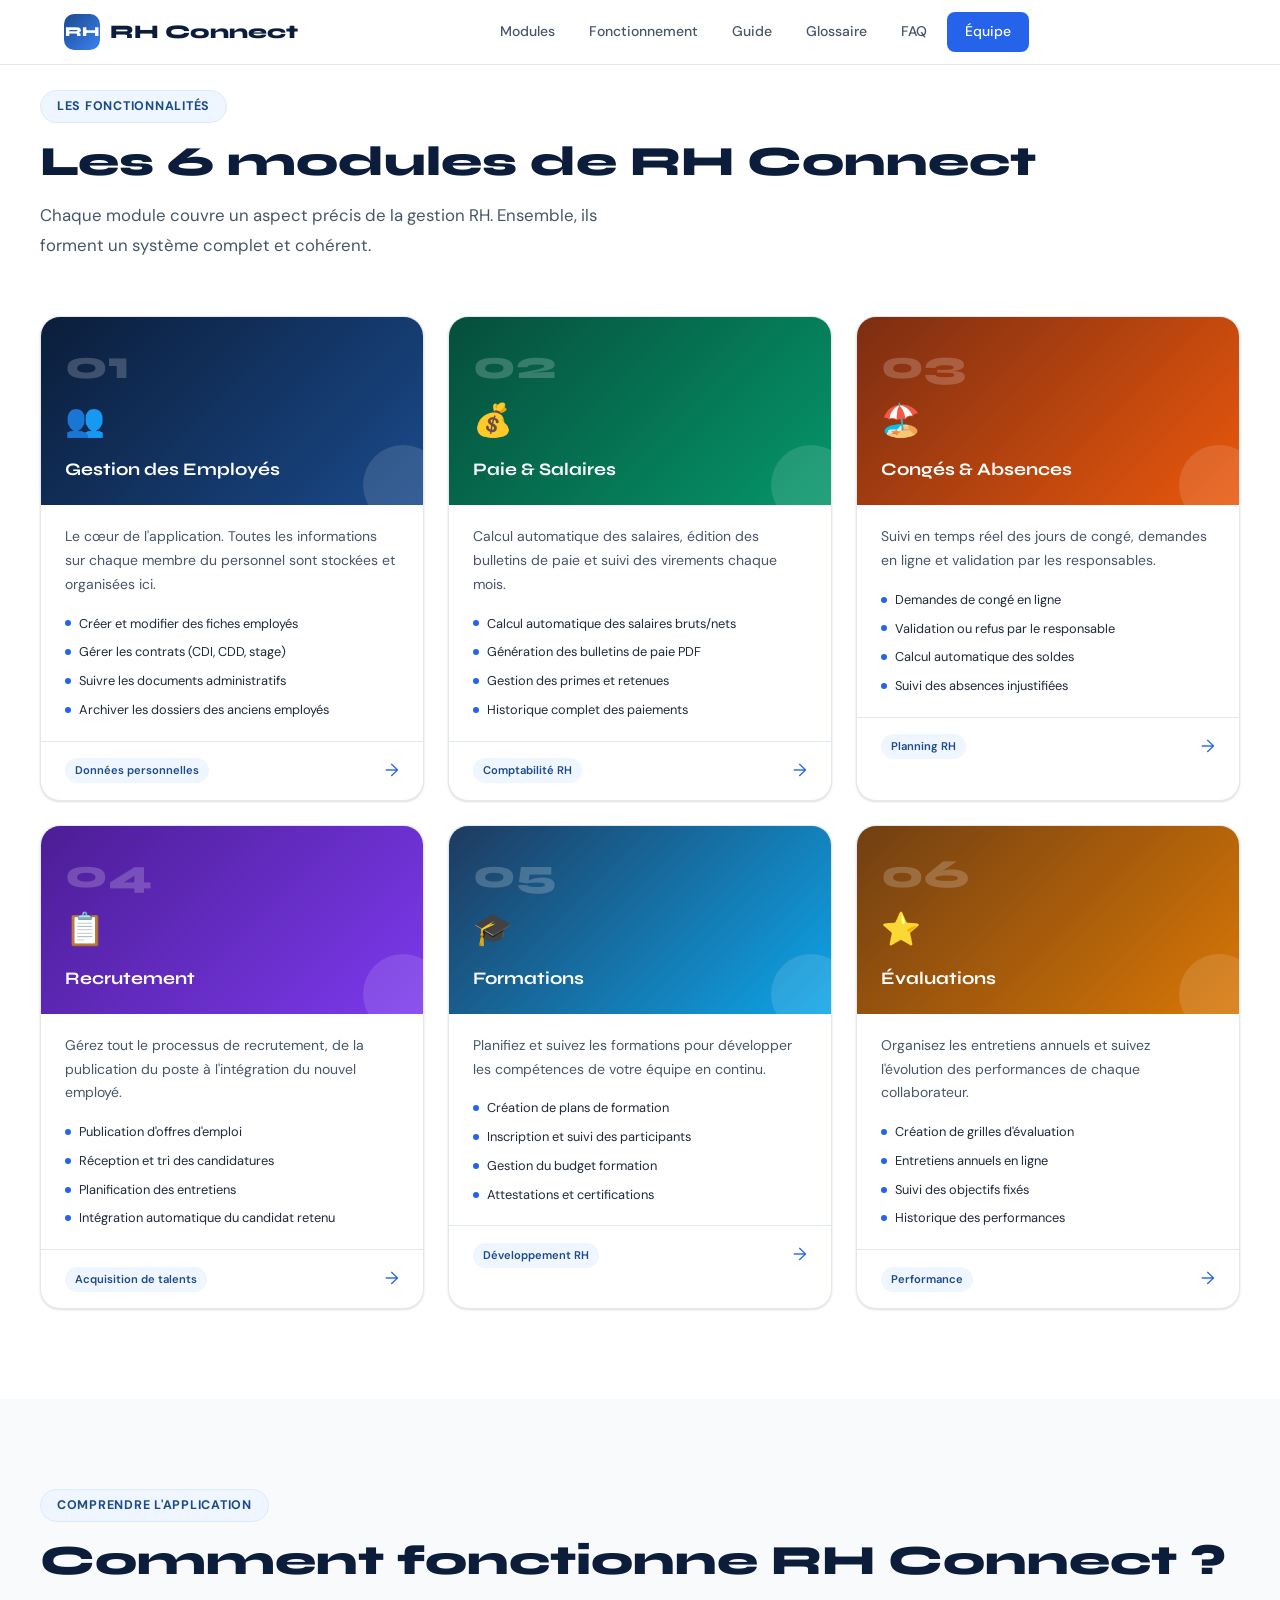
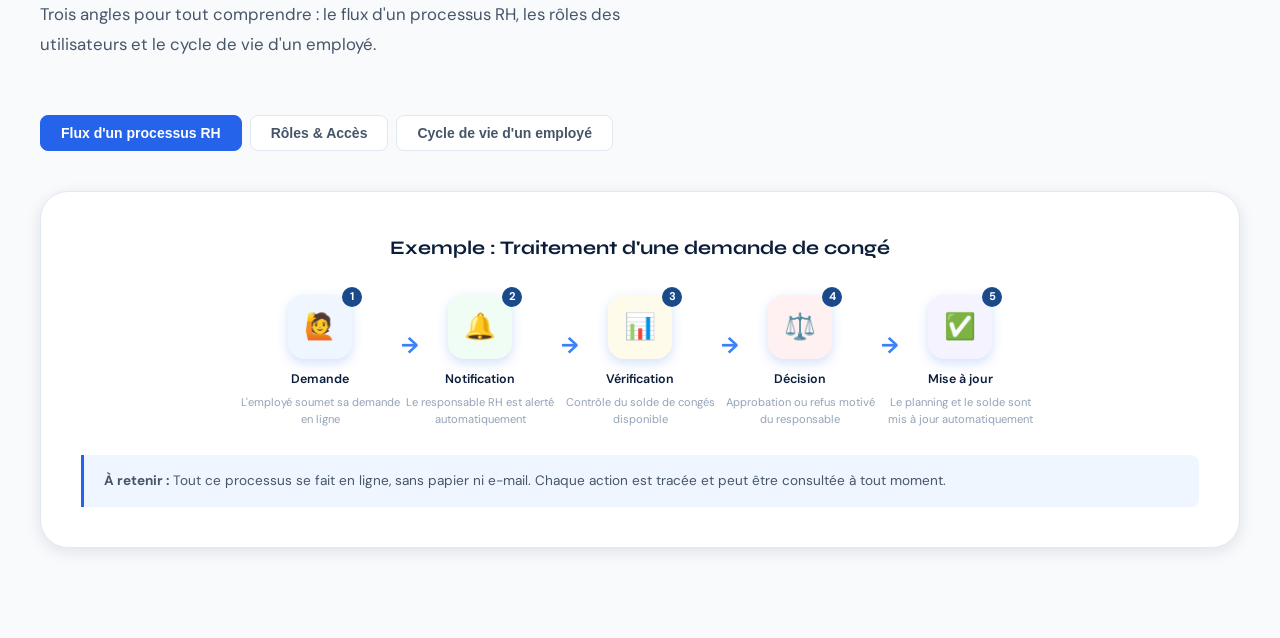
<file: index.html>
<!DOCTYPE html>
<html lang="fr">
<head>
<meta charset="UTF-8">
<meta name="viewport" content="width=device-width, initial-scale=1.0">
<title>RH Connect — Application de Gestion des Ressources Humaines</title>
<link rel="stylesheet" href="style.css">
<link href="https://fonts.googleapis.com/css2?family=Syne:wght@400;600;700;800&family=DM+Sans:ital,wght@0,300;0,400;0,500;0,600;1,300&display=swap" rel="stylesheet">

</head>
<body>

<!-- Progress bar -->
<div id="progress-bar"></div>

<!-- ===== NAVIGATION ===== -->
<nav id="navbar">
  <div class="nav-inner">
    <div class="nav-logo">
      <div class="logo-badge">RH</div>
      RH Connect
    </div>
    <div class="nav-links">
      <a href="#modules">Modules</a>
      <a href="#fonctionnement">Fonctionnement</a>
      <a href="#guide">Guide</a>
      <a href="#glossaire">Glossaire</a>
      <a href="#faq">FAQ</a>
      <a href="#equipe" class="nav-cta">Équipe</a>
    </div>
    <div class="burger" onclick="toggleMenu()">
      <span></span><span></span><span></span>
    </div>
  </div>
</nav>

<section id="modules">
  <div class="section-inner">
    <div class="section-tag">Les fonctionnalités</div>
    <h2 class="section-titre">Les 6 modules de RH Connect</h2>
    <p class="section-sous">Chaque module couvre un aspect précis de la gestion RH. Ensemble, ils forment un système complet et cohérent.</p>

    <div class="modules-grid">

      <!-- Module 1 -->
      <div class="module-card mod-1 reveal">
        <div class="module-header">
          <div class="module-num">01</div>
          <div class="module-ico">👥</div>
          <div class="module-titre">Gestion des Employés</div>
        </div>
        <div class="module-body">
          <p class="module-desc">Le cœur de l'application. Toutes les informations sur chaque membre du personnel sont stockées et organisées ici.</p>
          <div class="module-fonctions">
            <div class="module-fonction">Créer et modifier des fiches employés</div>
            <div class="module-fonction">Gérer les contrats (CDI, CDD, stage)</div>
            <div class="module-fonction">Suivre les documents administratifs</div>
            <div class="module-fonction">Archiver les dossiers des anciens employés</div>
          </div>
        </div>
        <div class="module-footer">
          <span class="mod-tag">Données personnelles</span>
          <span class="mod-arrow">→</span>
        </div>
      </div>

      <!-- Module 2 -->
      <div class="module-card mod-2 reveal">
        <div class="module-header">
          <div class="module-num">02</div>
          <div class="module-ico">💰</div>
          <div class="module-titre">Paie & Salaires</div>
        </div>
        <div class="module-body">
          <p class="module-desc">Calcul automatique des salaires, édition des bulletins de paie et suivi des virements chaque mois.</p>
          <div class="module-fonctions">
            <div class="module-fonction">Calcul automatique des salaires bruts/nets</div>
            <div class="module-fonction">Génération des bulletins de paie PDF</div>
            <div class="module-fonction">Gestion des primes et retenues</div>
            <div class="module-fonction">Historique complet des paiements</div>
          </div>
        </div>
        <div class="module-footer">
          <span class="mod-tag">Comptabilité RH</span>
          <span class="mod-arrow">→</span>
        </div>
      </div>

      <!-- Module 3 -->
      <div class="module-card mod-3 reveal">
        <div class="module-header">
          <div class="module-num">03</div>
          <div class="module-ico">🏖️</div>
          <div class="module-titre">Congés & Absences</div>
        </div>
        <div class="module-body">
          <p class="module-desc">Suivi en temps réel des jours de congé, demandes en ligne et validation par les responsables.</p>
          <div class="module-fonctions">
            <div class="module-fonction">Demandes de congé en ligne</div>
            <div class="module-fonction">Validation ou refus par le responsable</div>
            <div class="module-fonction">Calcul automatique des soldes</div>
            <div class="module-fonction">Suivi des absences injustifiées</div>
          </div>
        </div>
        <div class="module-footer">
          <span class="mod-tag">Planning RH</span>
          <span class="mod-arrow">→</span>
        </div>
      </div>

      <!-- Module 4 -->
      <div class="module-card mod-4 reveal">
        <div class="module-header">
          <div class="module-num">04</div>
          <div class="module-ico">📋</div>
          <div class="module-titre">Recrutement</div>
        </div>
        <div class="module-body">
          <p class="module-desc">Gérez tout le processus de recrutement, de la publication du poste à l'intégration du nouvel employé.</p>
          <div class="module-fonctions">
            <div class="module-fonction">Publication d'offres d'emploi</div>
            <div class="module-fonction">Réception et tri des candidatures</div>
            <div class="module-fonction">Planification des entretiens</div>
            <div class="module-fonction">Intégration automatique du candidat retenu</div>
          </div>
        </div>
        <div class="module-footer">
          <span class="mod-tag">Acquisition de talents</span>
          <span class="mod-arrow">→</span>
        </div>
      </div>

      <!-- Module 5 -->
      <div class="module-card mod-5 reveal">
        <div class="module-header">
          <div class="module-num">05</div>
          <div class="module-ico">🎓</div>
          <div class="module-titre">Formations</div>
        </div>
        <div class="module-body">
          <p class="module-desc">Planifiez et suivez les formations pour développer les compétences de votre équipe en continu.</p>
          <div class="module-fonctions">
            <div class="module-fonction">Création de plans de formation</div>
            <div class="module-fonction">Inscription et suivi des participants</div>
            <div class="module-fonction">Gestion du budget formation</div>
            <div class="module-fonction">Attestations et certifications</div>
          </div>
        </div>
        <div class="module-footer">
          <span class="mod-tag">Développement RH</span>
          <span class="mod-arrow">→</span>
        </div>
      </div>

      <!-- Module 6 -->
      <div class="module-card mod-6 reveal">
        <div class="module-header">
          <div class="module-num">06</div>
          <div class="module-ico">⭐</div>
          <div class="module-titre">Évaluations</div>
        </div>
        <div class="module-body">
          <p class="module-desc">Organisez les entretiens annuels et suivez l'évolution des performances de chaque collaborateur.</p>
          <div class="module-fonctions">
            <div class="module-fonction">Création de grilles d'évaluation</div>
            <div class="module-fonction">Entretiens annuels en ligne</div>
            <div class="module-fonction">Suivi des objectifs fixés</div>
            <div class="module-fonction">Historique des performances</div>
          </div>
        </div>
        <div class="module-footer">
          <span class="mod-tag">Performance</span>
          <span class="mod-arrow">→</span>
        </div>
      </div>

    </div>
  </div>
</section>

<!-- ===== FONCTIONNEMENT ===== -->
<section id="fonctionnement">
  <div class="section-inner">
    <div class="section-tag">Comprendre l'application</div>
    <h2 class="section-titre">Comment fonctionne RH Connect ?</h2>
    <p class="section-sous">Trois angles pour tout comprendre : le flux d'un processus RH, les rôles des utilisateurs et le cycle de vie d'un employé.</p>

    <div class="fonct-tabs reveal">
      <button class="tab-btn active" onclick="switchTab('flux')">Flux d'un processus RH</button>
      <button class="tab-btn"        onclick="switchTab('roles')">Rôles & Accès</button>
      <button class="tab-btn"        onclick="switchTab('cycle')">Cycle de vie d'un employé</button>
    </div>

    <!-- TAB 1 : Flux -->
    <div class="tab-content active" id="tab-flux">
      <div class="flux-container">
        <div class="flux-titre">Exemple : Traitement d'une demande de congé</div>
        <div class="flux-diagram">

          <div class="flux-etape">
            <div style="position:relative">
              <div class="flux-step-num">1</div>
              <div class="flux-ico-wrap" style="background:#EFF6FF">🙋</div>
            </div>
            <div class="flux-label">Demande</div>
            <div class="flux-sous">L'employé soumet sa demande en ligne</div>
          </div>

          <div class="flux-etape">
            <div style="position:relative">
              <div class="flux-step-num">2</div>
              <div class="flux-ico-wrap" style="background:#F0FDF4">🔔</div>
            </div>
            <div class="flux-label">Notification</div>
            <div class="flux-sous">Le responsable RH est alerté automatiquement</div>
          </div>

          <div class="flux-etape">
            <div style="position:relative">
              <div class="flux-step-num">3</div>
              <div class="flux-ico-wrap" style="background:#FFFBEB">📊</div>
            </div>
            <div class="flux-label">Vérification</div>
            <div class="flux-sous">Contrôle du solde de congés disponible</div>
          </div>

          <div class="flux-etape">
            <div style="position:relative">
              <div class="flux-step-num">4</div>
              <div class="flux-ico-wrap" style="background:#FFF1F2">⚖️</div>
            </div>
            <div class="flux-label">Décision</div>
            <div class="flux-sous">Approbation ou refus motivé du responsable</div>
          </div>

          <div class="flux-etape">
            <div style="position:relative">
              <div class="flux-step-num">5</div>
              <div class="flux-ico-wrap" style="background:#F5F3FF">✅</div>
            </div>
            <div class="flux-label">Mise à jour</div>
            <div class="flux-sous">Le planning et le solde sont mis à jour automatiquement</div>
          </div>

        </div>
        <div class="flux-note">
          <strong>À retenir :</strong> Tout ce processus se fait en ligne, sans papier ni e-mail. Chaque action est tracée et peut être consultée à tout moment.
        </div>
      </div>
    </div>

    <!-- TAB 2 : Rôles -->
    <div class="tab-content" id="tab-roles">
      <div class="roles-grid">

        <div class="role-card role-admin reveal">
          <div class="role-badge">Administrateur</div>
          <div class="role-titre">L'Administrateur Système</div>
          <p style="font-size:.85rem;color:var(--gris-moyen);line-height:1.7">Il configure l'application, crée les comptes, définit les paramètres de l'entreprise et gère les droits d'accès.</p>
          <div class="role-perms">
            <div class="role-perm"><span class="ok">●</span> Gestion complète des utilisateurs</div>
            <div class="role-perm"><span class="ok">●</span> Configuration des paramètres</div>
            <div class="role-perm"><span class="ok">●</span> Accès à tous les modules</div>
            <div class="role-perm"><span class="ok">●</span> Génération de tous les rapports</div>
          </div>
        </div>

        <div class="role-card role-rh reveal">
          <div class="role-badge">Responsable RH</div>
          <div class="role-titre">Le Gestionnaire RH</div>
          <p style="font-size:.85rem;color:var(--gris-moyen);line-height:1.7">Il gère le quotidien RH : fiches employés, paie, congés, recrutement, formations et évaluations.</p>
          <div class="role-perms">
            <div class="role-perm"><span class="ok">●</span> Gestion des fiches employés</div>
            <div class="role-perm"><span class="ok">●</span> Validation des congés</div>
            <div class="role-perm"><span class="ok">●</span> Traitement de la paie</div>
            <div class="role-perm"><span class="non">●</span> Paramètres système (restreint)</div>
          </div>
        </div>

        <div class="role-card role-emp reveal">
          <div class="role-badge">Employé</div>
          <div class="role-titre">Le Collaborateur</div>
          <p style="font-size:.85rem;color:var(--gris-moyen);line-height:1.7">Il consulte ses propres informations, soumet ses demandes de congé et accède à ses bulletins de paie.</p>
          <div class="role-perms">
            <div class="role-perm"><span class="ok">●</span> Consultation de sa fiche</div>
            <div class="role-perm"><span class="ok">●</span> Demandes de congé en ligne</div>
            <div class="role-perm"><span class="ok">●</span> Accès à ses bulletins de paie</div>
            <div class="role-perm"><span class="non">●</span> Données des autres employés</div>
          </div>
        </div>

      </div>

      <div style="margin-top:32px;padding:20px 24px;background:white;border-radius:var(--r-md);border:1px solid var(--bordure);">
        <strong style="color:var(--bleu-nuit)">Principe de séparation des accès :</strong>
        <p style="margin-top:6px;font-size:.875rem;color:var(--gris-moyen);line-height:1.75">
          Chaque utilisateur n'a accès qu'aux informations dont il a besoin pour faire son travail. Un employé ne peut pas voir le salaire de son collègue. Un responsable RH ne peut pas modifier les paramètres du système. Cette règle garantit la confidentialité et la sécurité des données.
        </p>
      </div>
    </div>

    <!-- TAB 3 : Cycle -->
    <div class="tab-content" id="tab-cycle">
      <div class="cycle-wrap">

        <div class="cycle-etape reveal">
          <div class="cycle-gauche">
            <div class="cycle-num">1</div>
            <div class="cycle-ligne"></div>
          </div>
          <div class="cycle-content">
            <h4>Recrutement</h4>
            <p>Une offre d'emploi est publiée. Les candidatures arrivent et sont triées dans l'application. Après entretiens, le candidat retenu est sélectionné.</p>
          </div>
        </div>

        <div class="cycle-etape reveal">
          <div class="cycle-gauche">
            <div class="cycle-num">2</div>
            <div class="cycle-ligne"></div>
          </div>
          <div class="cycle-content">
            <h4>Intégration (Onboarding)</h4>
            <p>Le nouvel employé est automatiquement enregistré dans le système. Sa fiche est créée, son contrat est saisi, ses accès sont configurés.</p>
          </div>
        </div>

        <div class="cycle-etape reveal">
          <div class="cycle-gauche">
            <div class="cycle-num">3</div>
            <div class="cycle-ligne"></div>
          </div>
          <div class="cycle-content">
            <h4>Vie active dans l'entreprise</h4>
            <p>Chaque mois, son salaire est calculé et son bulletin de paie est généré. Il peut demander des congés, suivre des formations, être évalué chaque année.</p>
          </div>
        </div>

        <div class="cycle-etape reveal">
          <div class="cycle-gauche">
            <div class="cycle-num">4</div>
            <div class="cycle-ligne"></div>
          </div>
          <div class="cycle-content">
            <h4>Évolution de carrière</h4>
            <p>Ses évaluations et formations sont enregistrées. En cas de promotion ou changement de poste, sa fiche est mise à jour avec l'historique complet.</p>
          </div>
        </div>

        <div class="cycle-etape reveal">
          <div class="cycle-gauche">
            <div class="cycle-num">5</div>
          </div>
          <div class="cycle-content">
            <h4>Départ (Offboarding)</h4>
            <p>Lors d'un départ (démission, retraite, fin de contrat), la fiche est archivée. Le solde de congés est calculé automatiquement pour le solde de tout compte.</p>
          </div>
        </div>

      </div>
    </div>
  </div>
</section>
</body>
</html>
</file>
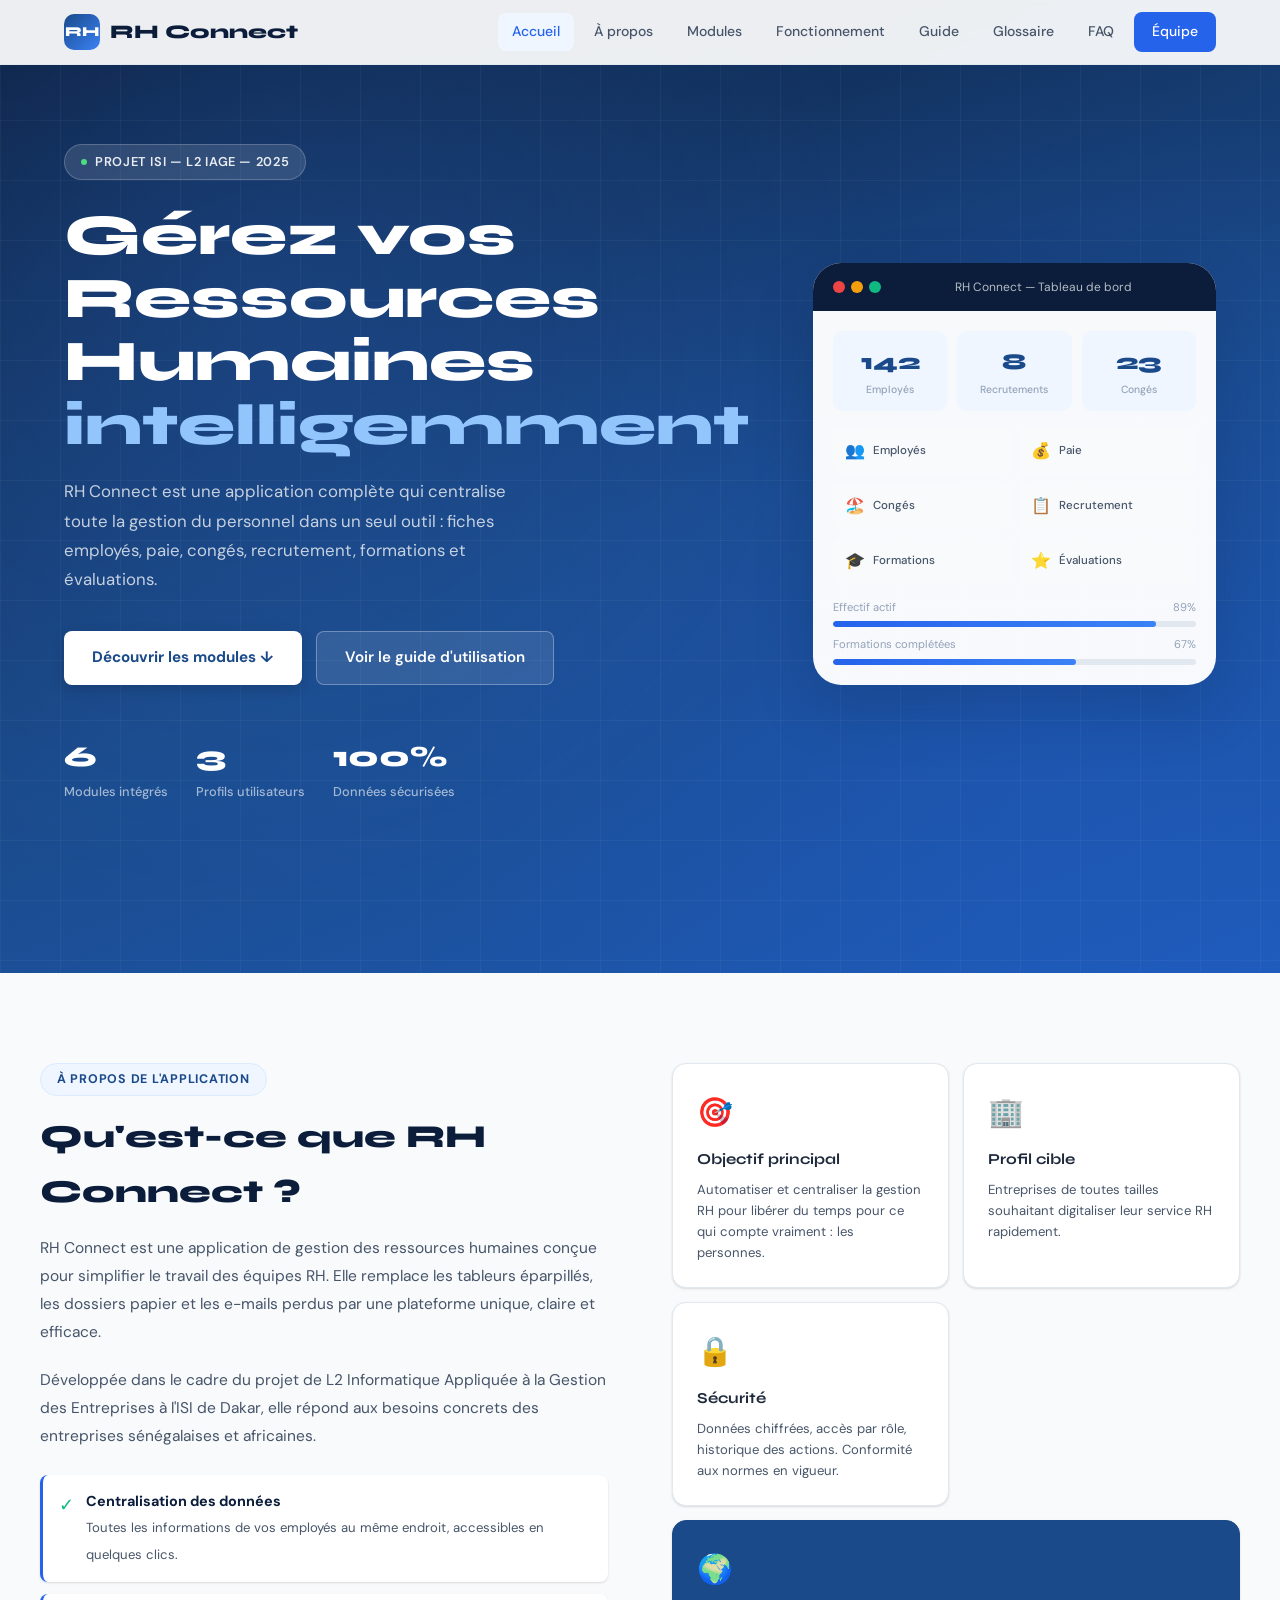
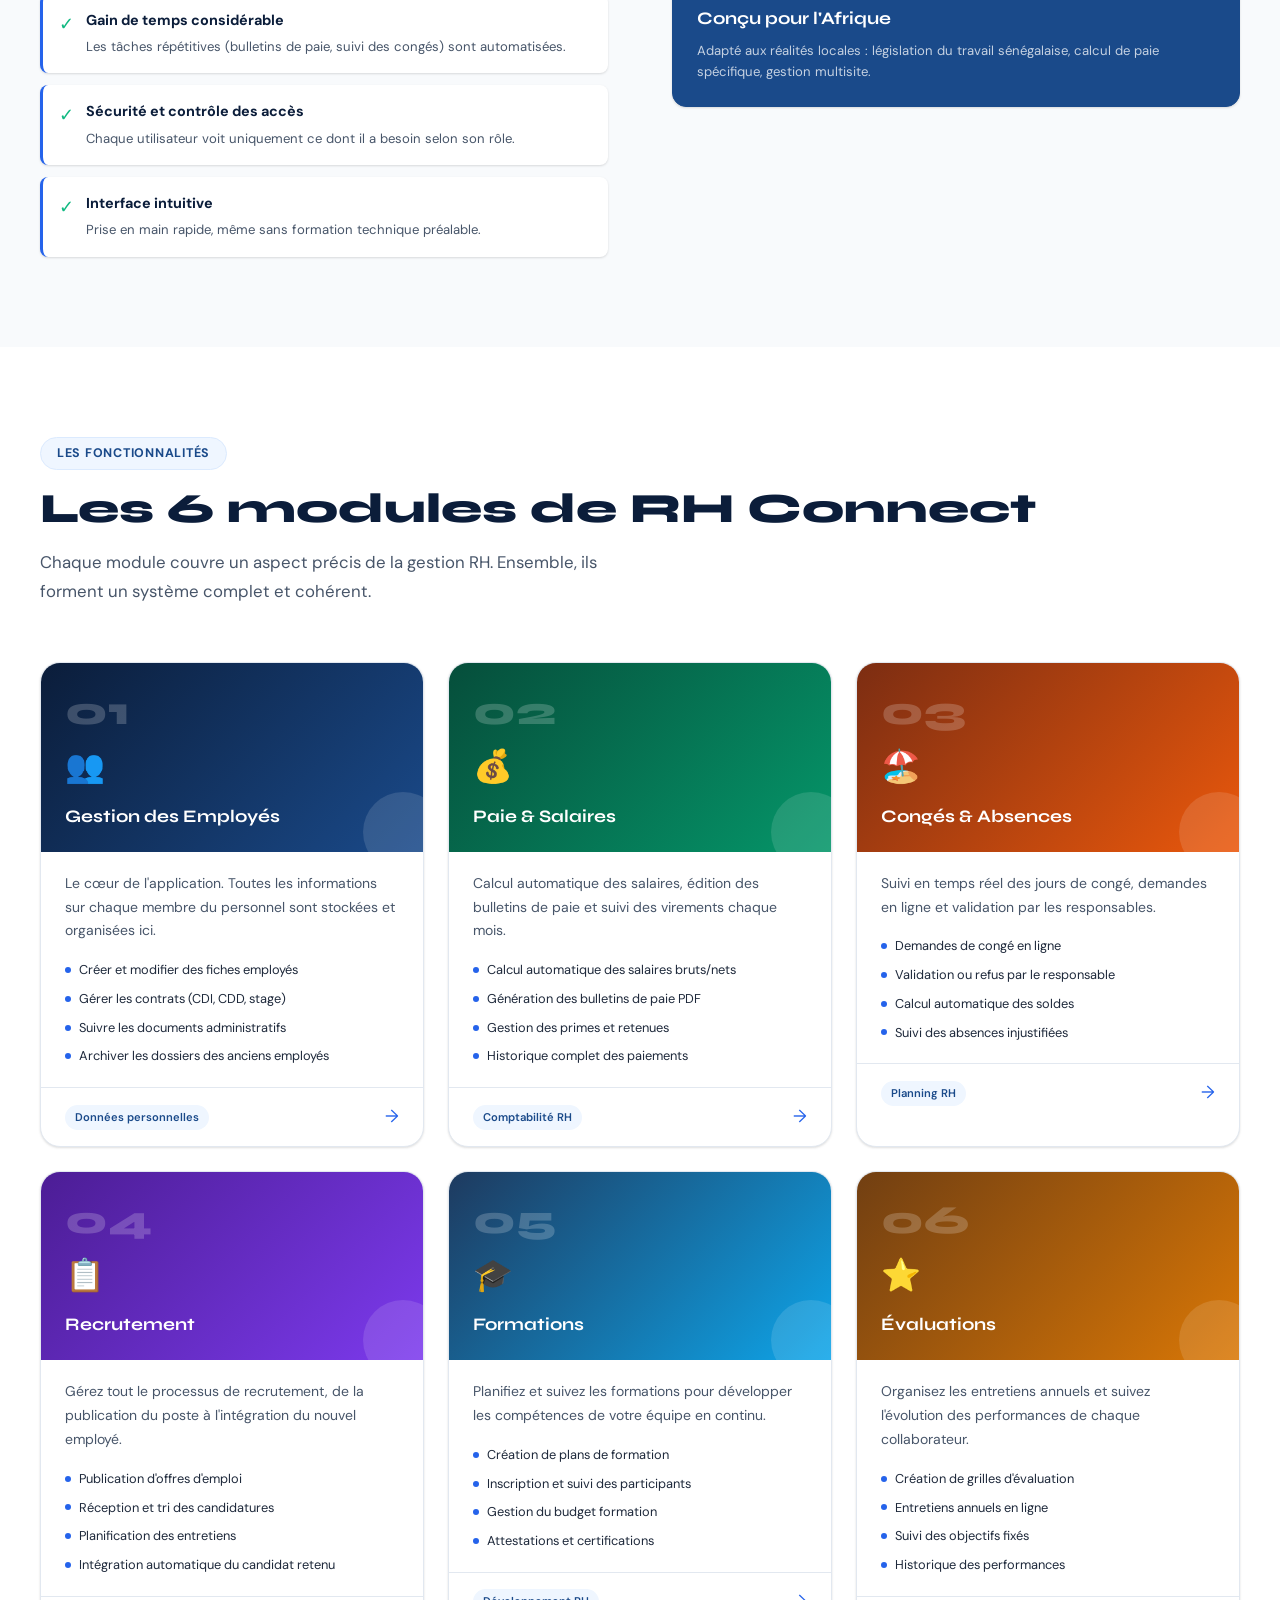
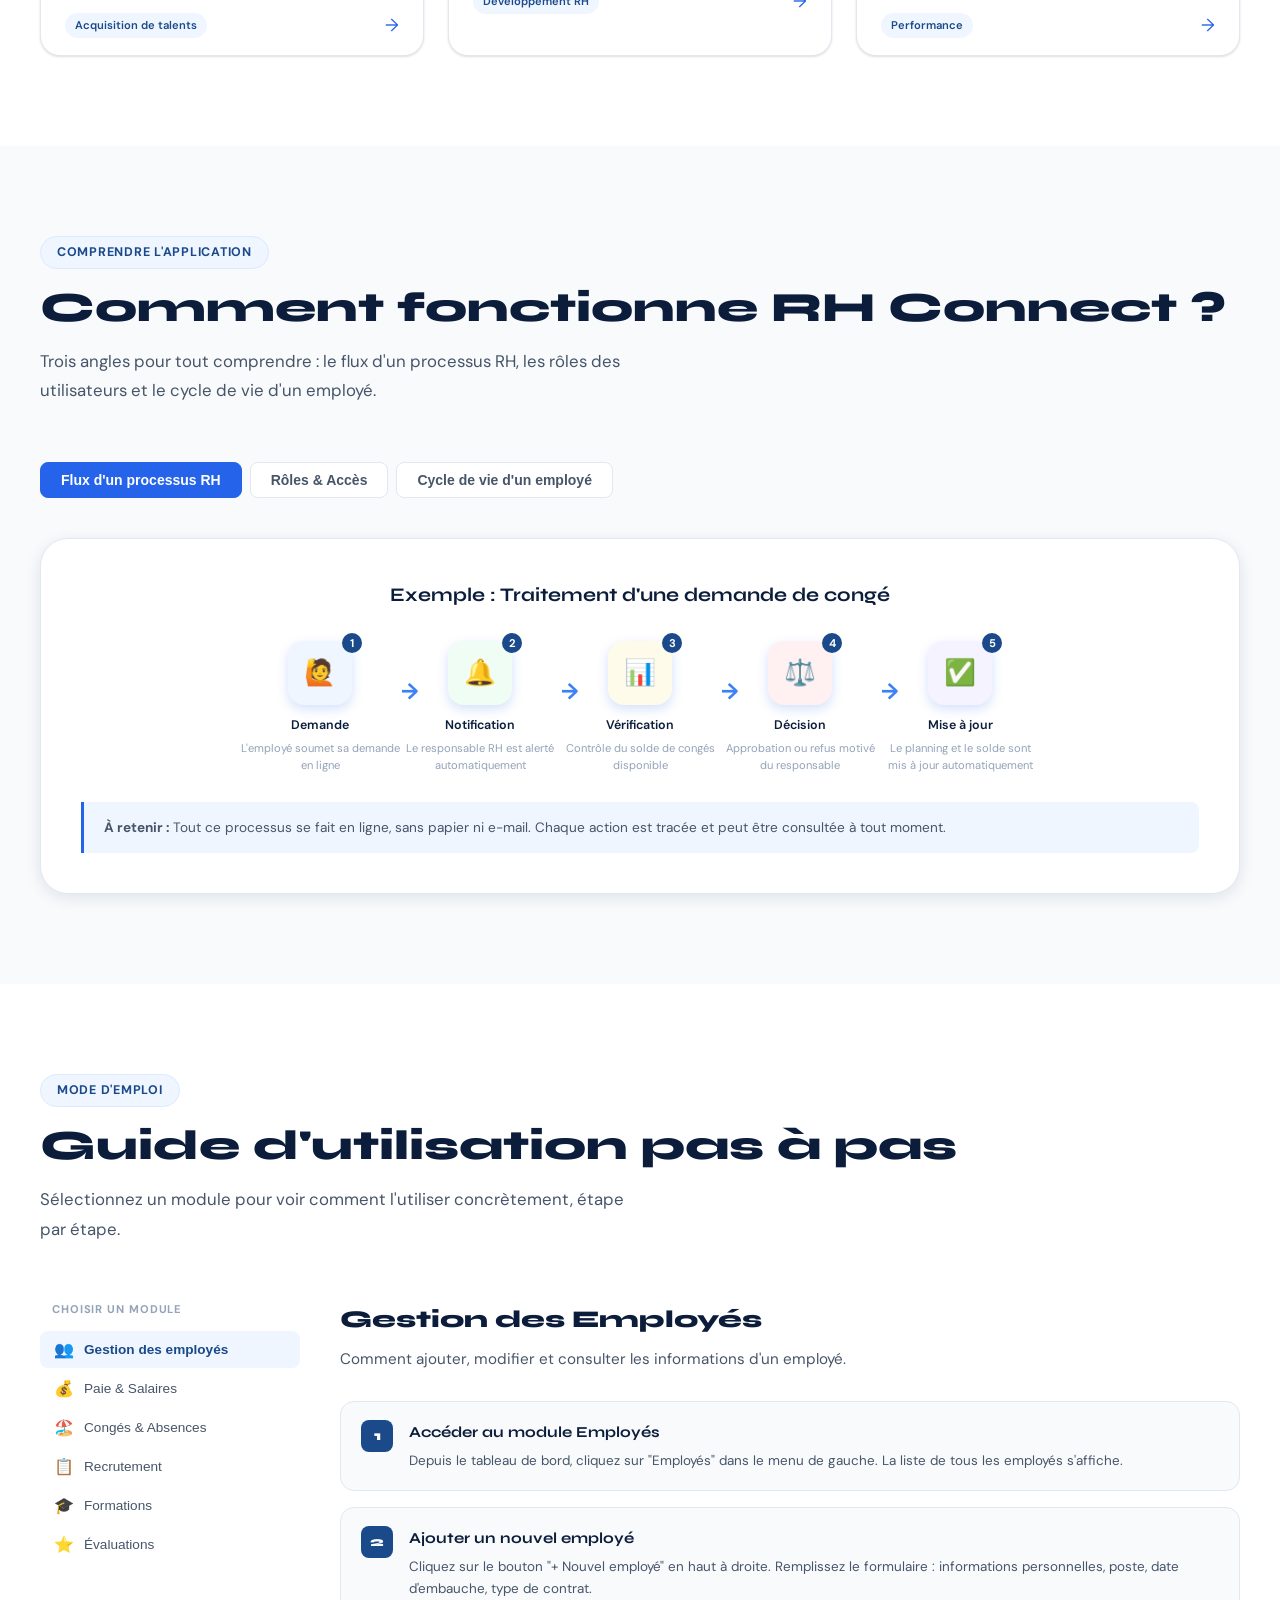
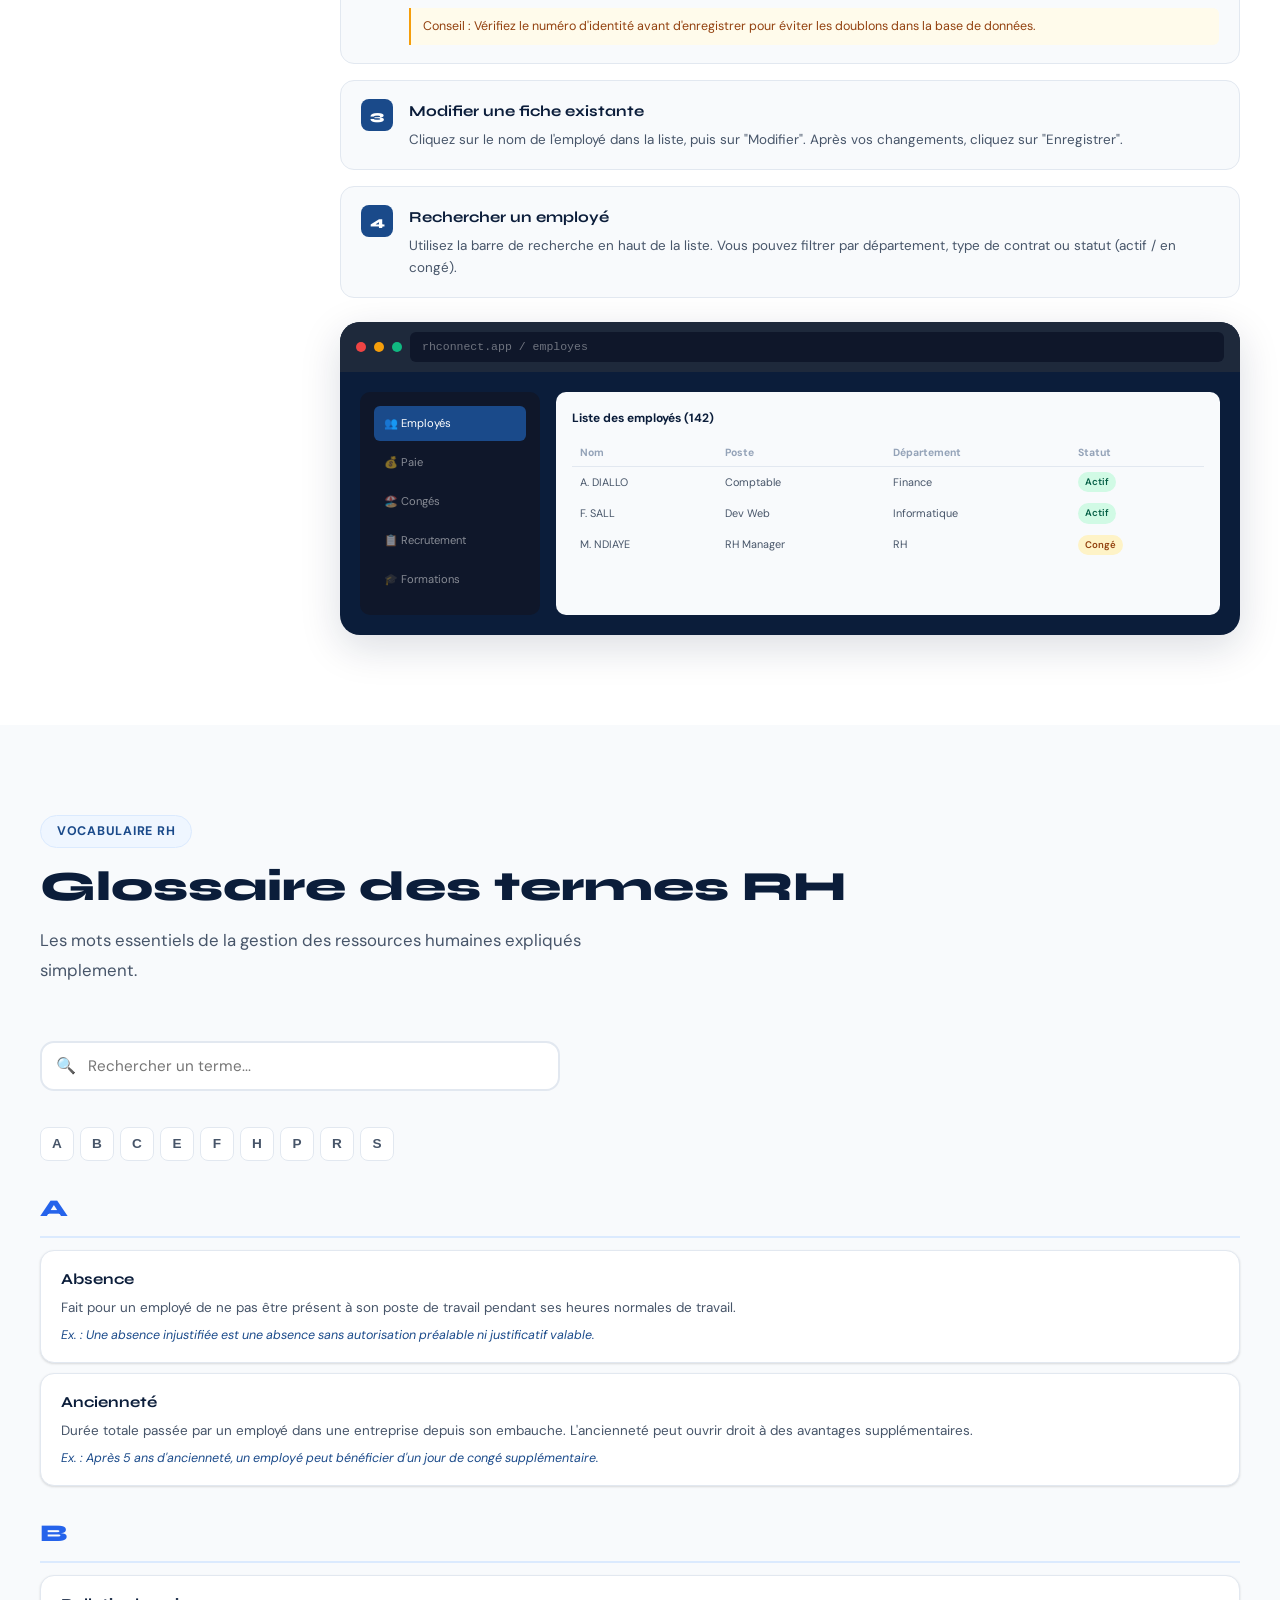
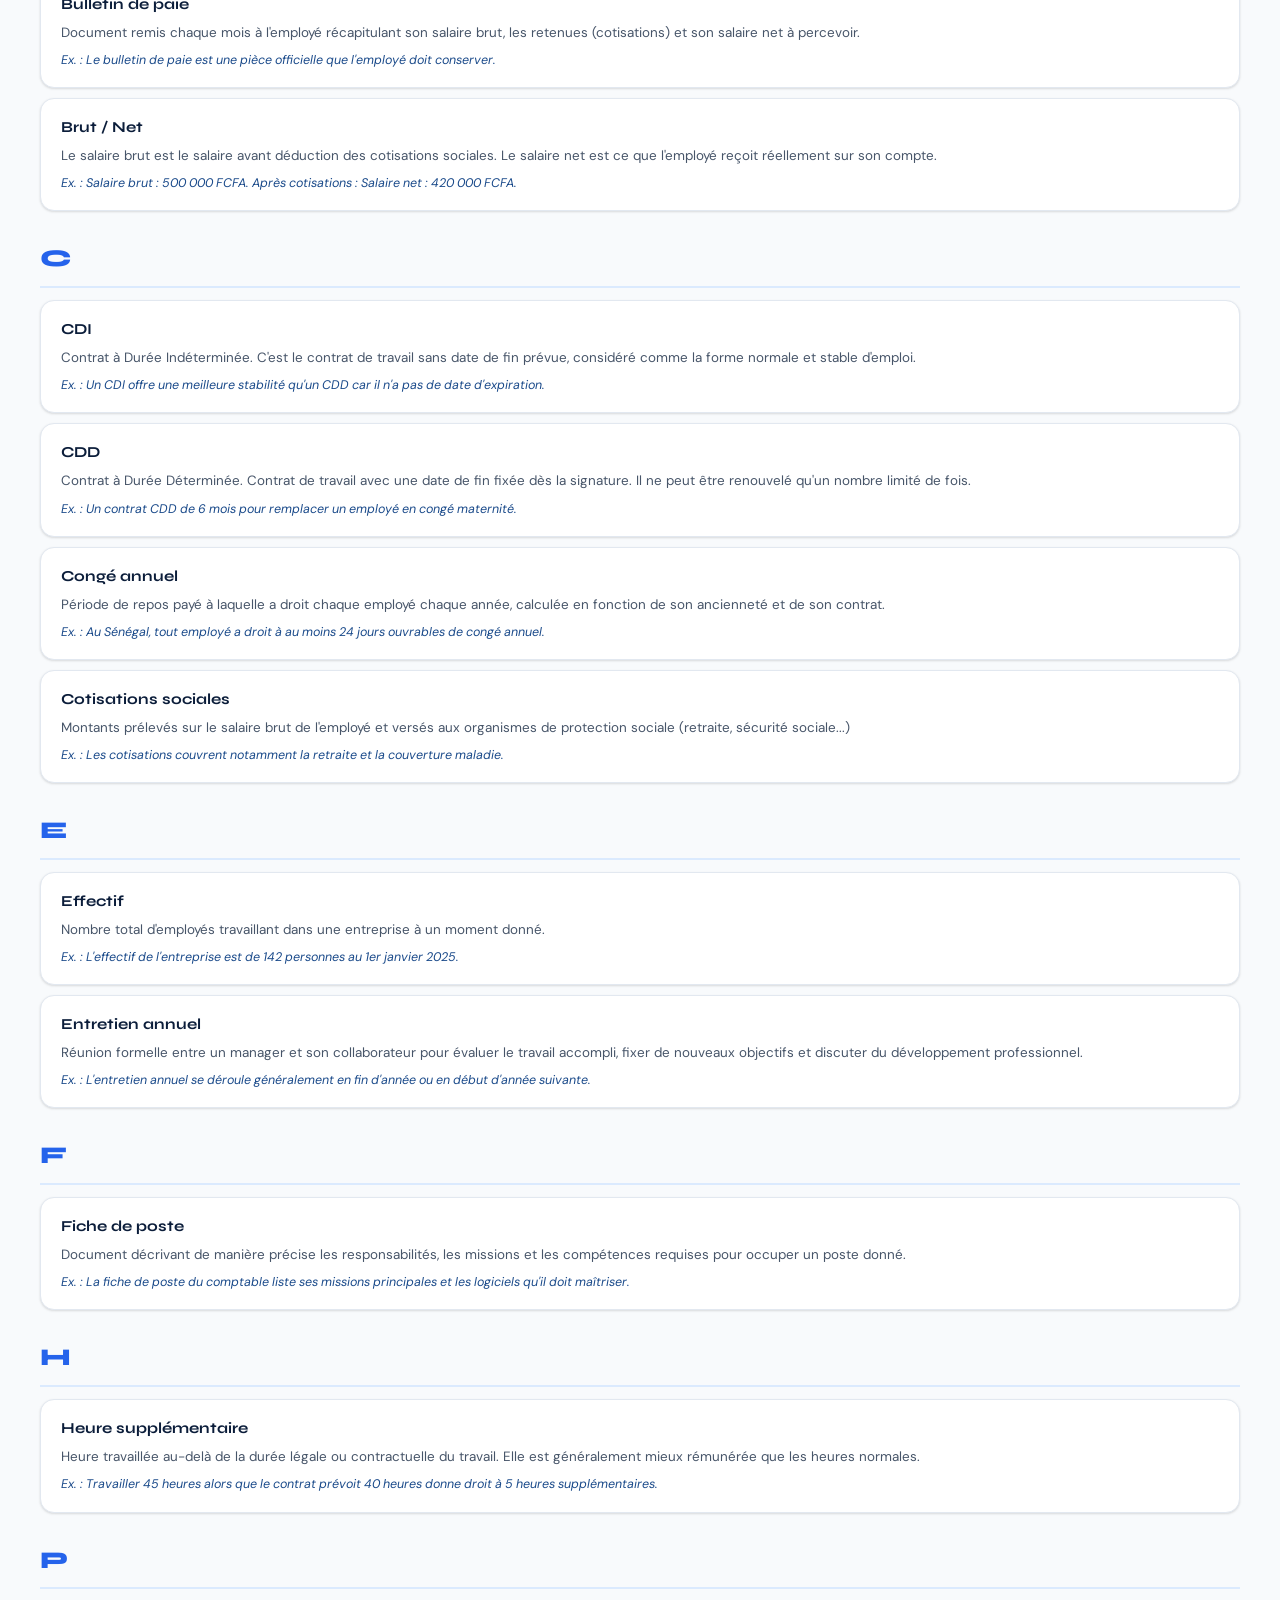
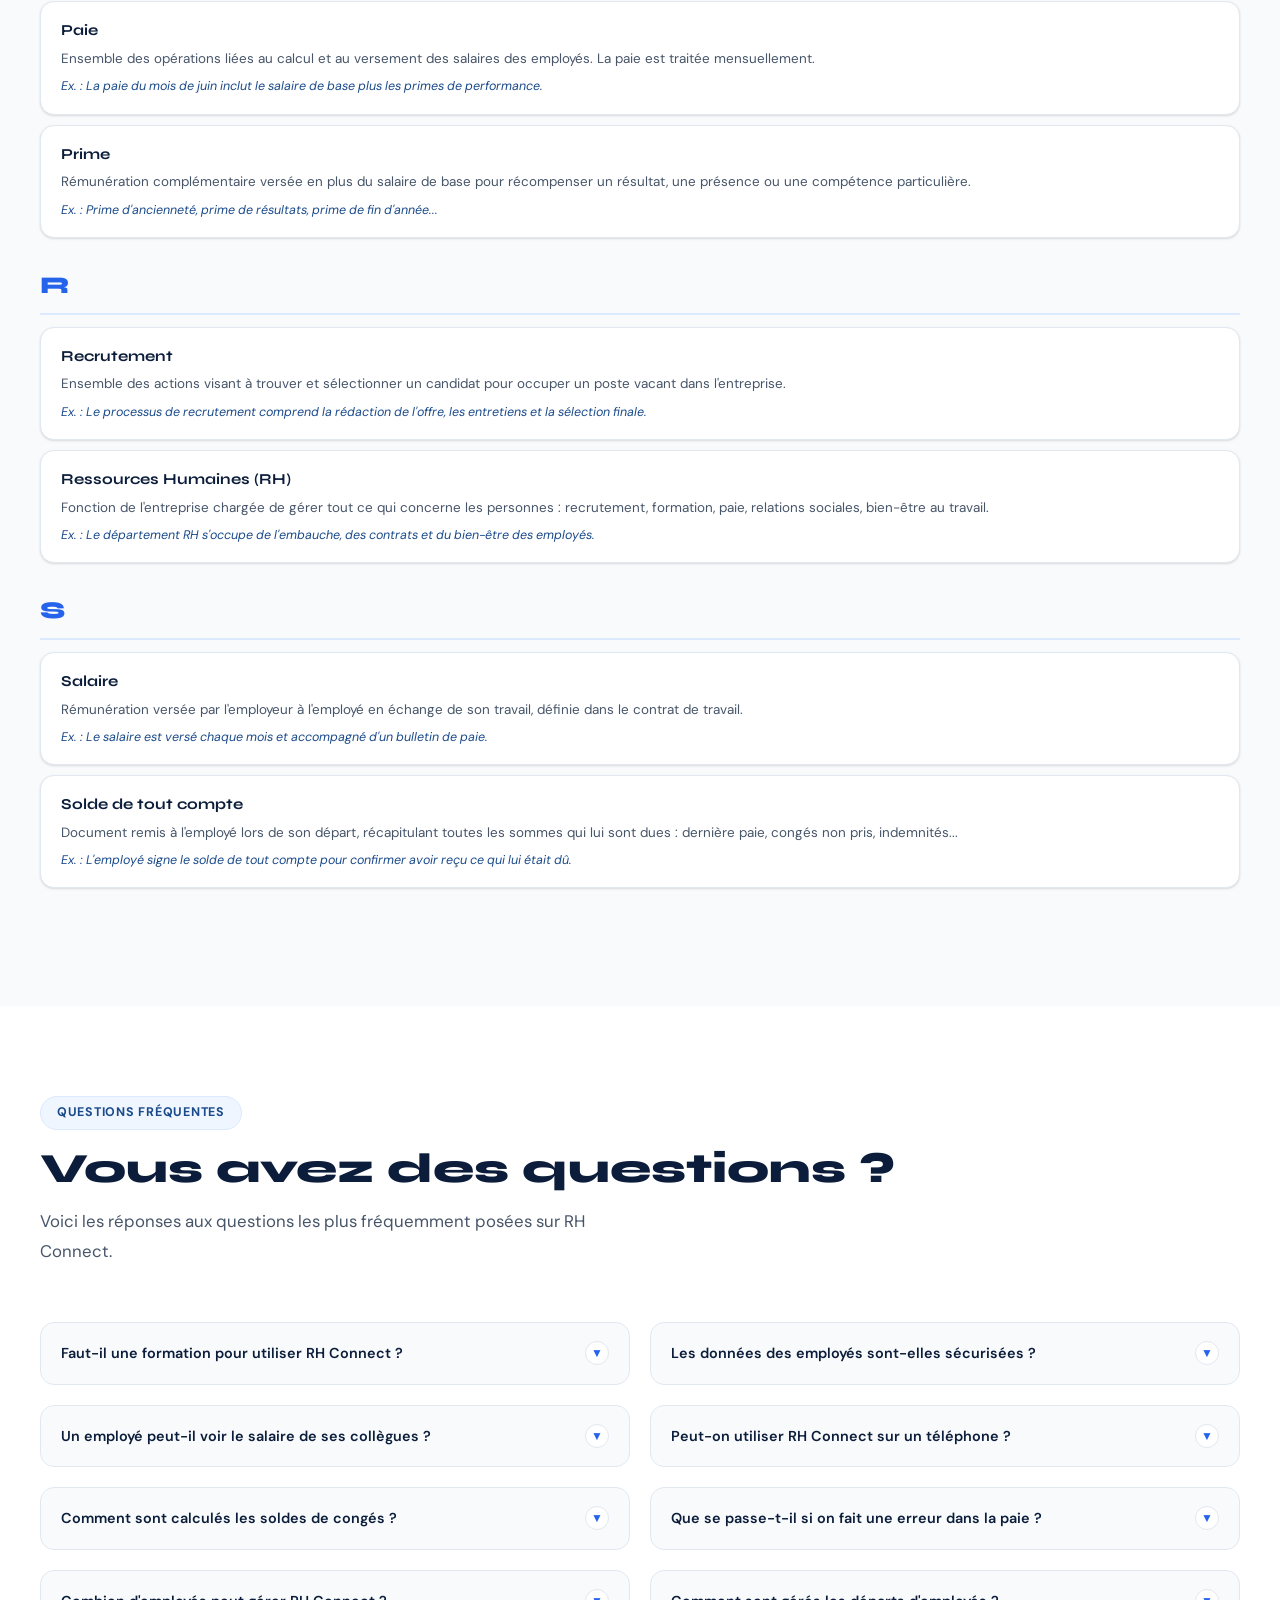
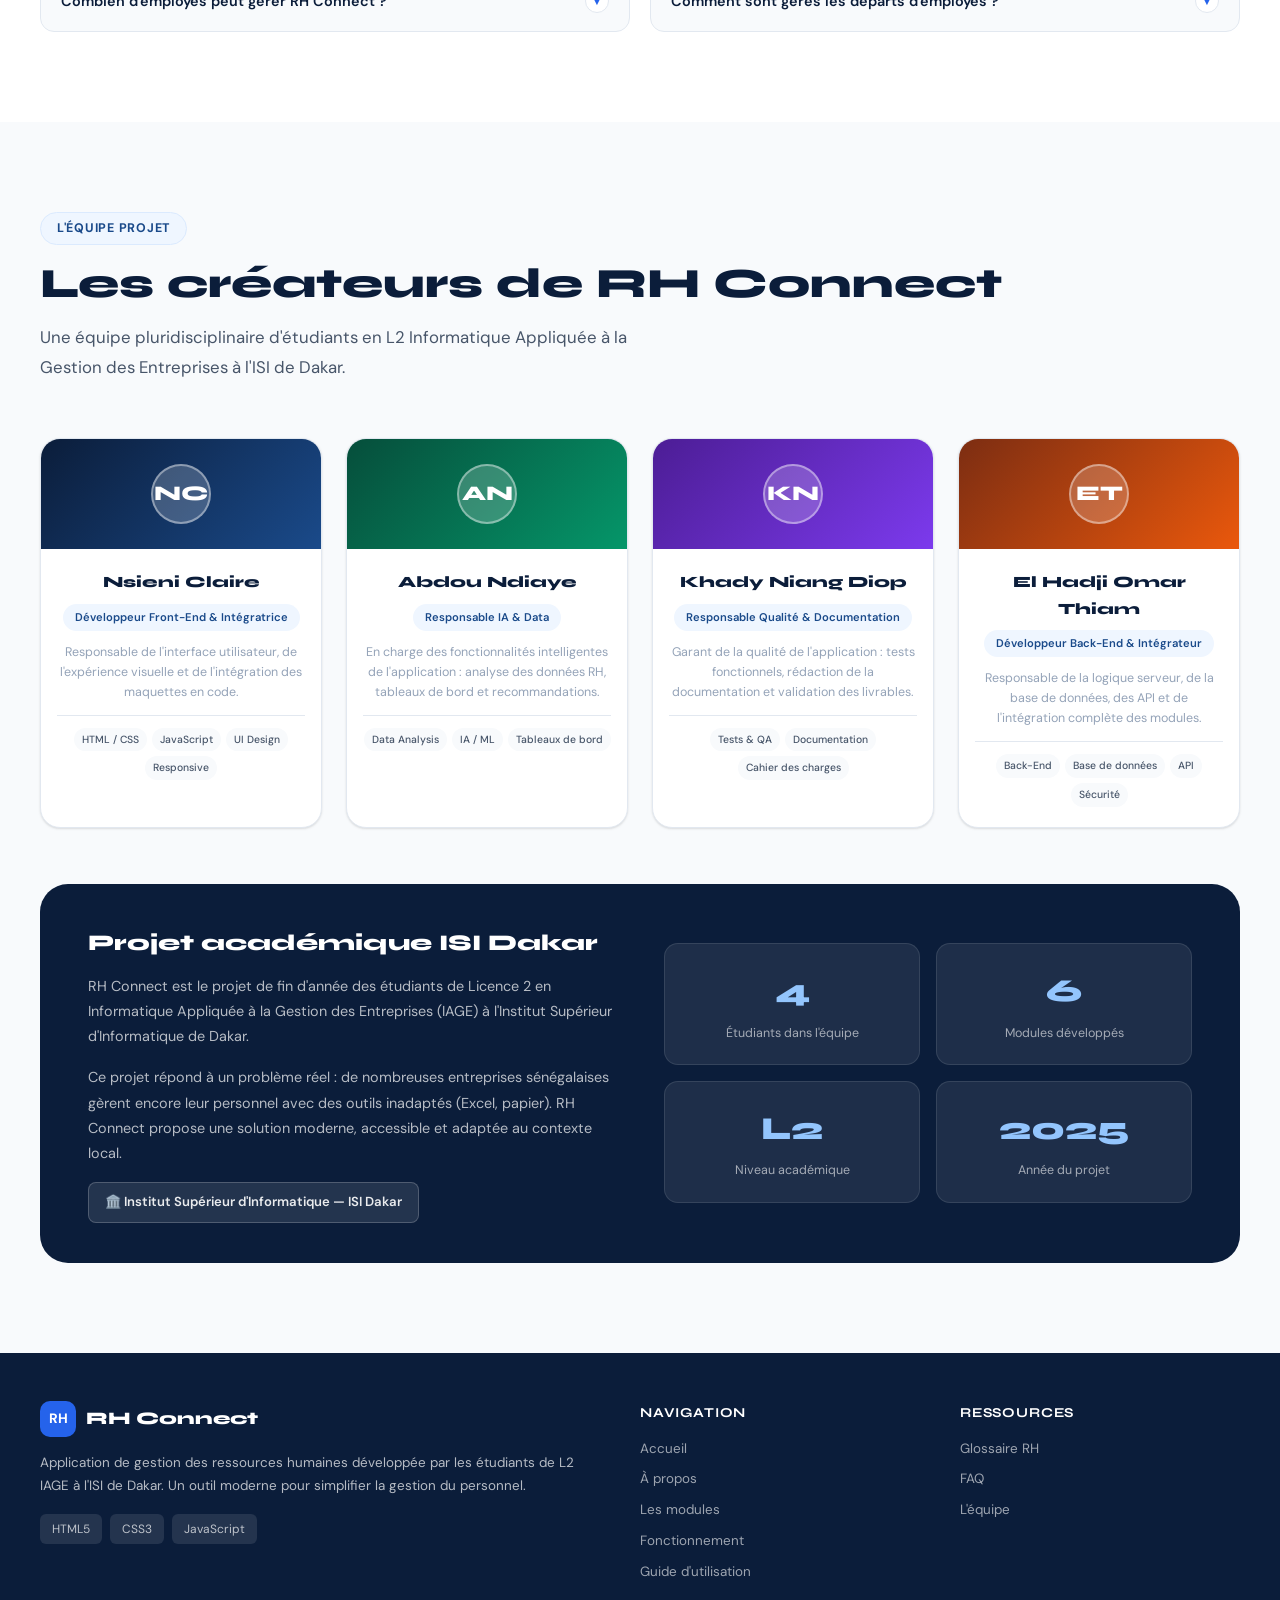
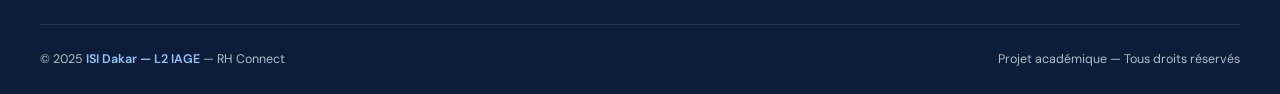
<file: essaie1.html>
<!DOCTYPE html>
<html lang="fr">
<head>
<meta charset="UTF-8">
<meta name="viewport" content="width=device-width, initial-scale=1.0">
<title>RH Connect — Application de Gestion des Ressources Humaines</title>
<link rel="stylesheet" href="css/style.css">
<link href="https://fonts.googleapis.com/css2?family=Syne:wght@400;600;700;800&family=DM+Sans:ital,wght@0,300;0,400;0,500;0,600;1,300&display=swap" rel="stylesheet">

</head>
<body>

<!-- Progress bar -->
<div id="progress-bar"></div>

<!-- ===== NAVIGATION ===== -->
<nav id="navbar">
  <div class="nav-inner">
    <div class="nav-logo">
      <div class="logo-badge">RH</div>
      RH Connect
    </div>
    <div class="nav-links">
      <a href="#accueil">Accueil</a>
      <a href="#presentation">À propos</a>
      <a href="#modules">Modules</a>
      <a href="#fonctionnement">Fonctionnement</a>
      <a href="#guide">Guide</a>
      <a href="#glossaire">Glossaire</a>
      <a href="#faq">FAQ</a>
      <a href="#equipe" class="nav-cta">Équipe</a>
    </div>
    <div class="burger" onclick="toggleMenu()">
      <span></span><span></span><span></span>
    </div>
  </div>
  <div class="mobile-menu" id="mobileMenu">
    <a href="#accueil"        onclick="closeMenu()">Accueil</a>
    <a href="#presentation"   onclick="closeMenu()">À propos</a>
    <a href="#modules"        onclick="closeMenu()">Modules</a>
    <a href="#fonctionnement" onclick="closeMenu()">Fonctionnement</a>
    <a href="#guide"          onclick="closeMenu()">Guide</a>
    <a href="#glossaire"      onclick="closeMenu()">Glossaire</a>
    <a href="#faq"            onclick="closeMenu()">FAQ</a>
    <a href="#equipe"         onclick="closeMenu()">Équipe</a>
  </div>
</nav>

<!-- ===== HÉRO ===== -->
<section id="accueil">
  <div class="hero-bg-pattern"></div>
  <div class="hero-grid-lines"></div>
  <div class="hero-inner">
    <div class="hero-texte">
      <div class="hero-badge"><span></span> Projet ISI — L2 IAGE — 2025</div>
      <h1 class="hero-titre">Gérez vos<br>Ressources Humaines<br><em>intelligemment</em></h1>
      <p class="hero-sous-titre">
        RH Connect est une application complète qui centralise toute la gestion du personnel
        dans un seul outil : fiches employés, paie, congés, recrutement, formations et évaluations.
      </p>
      <div class="hero-btns">
        <a href="#modules" class="btn-primaire">Découvrir les modules ↓</a>
        <a href="#guide"   class="btn-secondaire">Voir le guide d'utilisation</a>
      </div>
      <div class="hero-stats">
        <div class="hero-stat">
          <span class="chiffre">6</span>
          <span class="label">Modules intégrés</span>
        </div>
        <div class="hero-stat">
          <span class="chiffre">3</span>
          <span class="label">Profils utilisateurs</span>
        </div>
        <div class="hero-stat">
          <span class="chiffre">100%</span>
          <span class="label">Données sécurisées</span>
        </div>
      </div>
    </div>

    <!-- Dashboard Mockup -->
    <div class="hero-visuel">
      <div class="dashboard-card">
        <div class="dash-header">
          <div class="dash-dots">
            <span></span><span></span><span></span>
          </div>
          <div class="dash-title">RH Connect — Tableau de bord</div>
        </div>
        <div class="dash-body">
          <div class="dash-top">
            <div class="dash-kpi"><div class="val">142</div><div class="lbl">Employés</div></div>
            <div class="dash-kpi"><div class="val">8</div><div class="lbl">Recrutements</div></div>
            <div class="dash-kpi"><div class="val">23</div><div class="lbl">Congés</div></div>
          </div>
          <div class="dash-modules">
            <div class="dash-mod"><span class="ico">👥</span> Employés</div>
            <div class="dash-mod"><span class="ico">💰</span> Paie</div>
            <div class="dash-mod"><span class="ico">🏖️</span> Congés</div>
            <div class="dash-mod"><span class="ico">📋</span> Recrutement</div>
            <div class="dash-mod"><span class="ico">🎓</span> Formations</div>
            <div class="dash-mod"><span class="ico">⭐</span> Évaluations</div>
          </div>
          <div class="dash-bar-wrap">
            <div class="dash-bar-label"><span>Effectif actif</span><span>89%</span></div>
            <div class="dash-bar"><div class="dash-bar-fill" style="width:89%"></div></div>
            <div class="dash-bar-label" style="margin-top:8px"><span>Formations complétées</span><span>67%</span></div>
            <div class="dash-bar"><div class="dash-bar-fill" style="width:67%"></div></div>
          </div>
        </div>
      </div>
    </div>
  </div>
</section>

<!-- ===== PRÉSENTATION ===== -->
<section id="presentation">
  <div class="section-inner">
    <div class="pres-grid">
      <div class="pres-texte reveal">
        <div class="section-tag">À propos de l'application</div>
        <h2>Qu'est-ce que RH Connect ?</h2>
        <p>
          RH Connect est une application de gestion des ressources humaines conçue pour
          simplifier le travail des équipes RH. Elle remplace les tableurs éparpillés, les
          dossiers papier et les e-mails perdus par une plateforme unique, claire et efficace.
        </p>
        <p>
          Développée dans le cadre du projet de L2 Informatique Appliquée à la Gestion des
          Entreprises à l'ISI de Dakar, elle répond aux besoins concrets des entreprises
          sénégalaises et africaines.
        </p>
        <div class="pres-liste">
          <div class="pres-liste-item">
            <span class="check">✓</span>
            <div>
              <strong>Centralisation des données</strong>
              <span>Toutes les informations de vos employés au même endroit, accessibles en quelques clics.</span>
            </div>
          </div>
          <div class="pres-liste-item">
            <span class="check">✓</span>
            <div>
              <strong>Gain de temps considérable</strong>
              <span>Les tâches répétitives (bulletins de paie, suivi des congés) sont automatisées.</span>
            </div>
          </div>
          <div class="pres-liste-item">
            <span class="check">✓</span>
            <div>
              <strong>Sécurité et contrôle des accès</strong>
              <span>Chaque utilisateur voit uniquement ce dont il a besoin selon son rôle.</span>
            </div>
          </div>
          <div class="pres-liste-item">
            <span class="check">✓</span>
            <div>
              <strong>Interface intuitive</strong>
              <span>Prise en main rapide, même sans formation technique préalable.</span>
            </div>
          </div>
        </div>
      </div>

      <div class="pres-visuel reveal">
        <div class="pres-card">
          <div class="ico">🎯</div>
          <h4>Objectif principal</h4>
          <p>Automatiser et centraliser la gestion RH pour libérer du temps pour ce qui compte vraiment : les personnes.</p>
        </div>
        <div class="pres-card">
          <div class="ico">🏢</div>
          <h4>Profil cible</h4>
          <p>Entreprises de toutes tailles souhaitant digitaliser leur service RH rapidement.</p>
        </div>
        <div class="pres-card">
          <div class="ico">🔒</div>
          <h4>Sécurité</h4>
          <p>Données chiffrées, accès par rôle, historique des actions. Conformité aux normes en vigueur.</p>
        </div>
        <div class="pres-card highlight">
          <div class="ico">🌍</div>
          <h4>Conçu pour l'Afrique</h4>
          <p>Adapté aux réalités locales : législation du travail sénégalaise, calcul de paie spécifique, gestion multisite.</p>
        </div>
      </div>
    </div>
  </div>
</section>

<!-- ===== MODULES ===== -->
<section id="modules">
  <div class="section-inner">
    <div class="section-tag">Les fonctionnalités</div>
    <h2 class="section-titre">Les 6 modules de RH Connect</h2>
    <p class="section-sous">Chaque module couvre un aspect précis de la gestion RH. Ensemble, ils forment un système complet et cohérent.</p>

    <div class="modules-grid">

      <!-- Module 1 -->
      <div class="module-card mod-1 reveal">
        <div class="module-header">
          <div class="module-num">01</div>
          <div class="module-ico">👥</div>
          <div class="module-titre">Gestion des Employés</div>
        </div>
        <div class="module-body">
          <p class="module-desc">Le cœur de l'application. Toutes les informations sur chaque membre du personnel sont stockées et organisées ici.</p>
          <div class="module-fonctions">
            <div class="module-fonction">Créer et modifier des fiches employés</div>
            <div class="module-fonction">Gérer les contrats (CDI, CDD, stage)</div>
            <div class="module-fonction">Suivre les documents administratifs</div>
            <div class="module-fonction">Archiver les dossiers des anciens employés</div>
          </div>
        </div>
        <div class="module-footer">
          <span class="mod-tag">Données personnelles</span>
          <span class="mod-arrow">→</span>
        </div>
      </div>

      <!-- Module 2 -->
      <div class="module-card mod-2 reveal">
        <div class="module-header">
          <div class="module-num">02</div>
          <div class="module-ico">💰</div>
          <div class="module-titre">Paie & Salaires</div>
        </div>
        <div class="module-body">
          <p class="module-desc">Calcul automatique des salaires, édition des bulletins de paie et suivi des virements chaque mois.</p>
          <div class="module-fonctions">
            <div class="module-fonction">Calcul automatique des salaires bruts/nets</div>
            <div class="module-fonction">Génération des bulletins de paie PDF</div>
            <div class="module-fonction">Gestion des primes et retenues</div>
            <div class="module-fonction">Historique complet des paiements</div>
          </div>
        </div>
        <div class="module-footer">
          <span class="mod-tag">Comptabilité RH</span>
          <span class="mod-arrow">→</span>
        </div>
      </div>

      <!-- Module 3 -->
      <div class="module-card mod-3 reveal">
        <div class="module-header">
          <div class="module-num">03</div>
          <div class="module-ico">🏖️</div>
          <div class="module-titre">Congés & Absences</div>
        </div>
        <div class="module-body">
          <p class="module-desc">Suivi en temps réel des jours de congé, demandes en ligne et validation par les responsables.</p>
          <div class="module-fonctions">
            <div class="module-fonction">Demandes de congé en ligne</div>
            <div class="module-fonction">Validation ou refus par le responsable</div>
            <div class="module-fonction">Calcul automatique des soldes</div>
            <div class="module-fonction">Suivi des absences injustifiées</div>
          </div>
        </div>
        <div class="module-footer">
          <span class="mod-tag">Planning RH</span>
          <span class="mod-arrow">→</span>
        </div>
      </div>

      <!-- Module 4 -->
      <div class="module-card mod-4 reveal">
        <div class="module-header">
          <div class="module-num">04</div>
          <div class="module-ico">📋</div>
          <div class="module-titre">Recrutement</div>
        </div>
        <div class="module-body">
          <p class="module-desc">Gérez tout le processus de recrutement, de la publication du poste à l'intégration du nouvel employé.</p>
          <div class="module-fonctions">
            <div class="module-fonction">Publication d'offres d'emploi</div>
            <div class="module-fonction">Réception et tri des candidatures</div>
            <div class="module-fonction">Planification des entretiens</div>
            <div class="module-fonction">Intégration automatique du candidat retenu</div>
          </div>
        </div>
        <div class="module-footer">
          <span class="mod-tag">Acquisition de talents</span>
          <span class="mod-arrow">→</span>
        </div>
      </div>

      <!-- Module 5 -->
      <div class="module-card mod-5 reveal">
        <div class="module-header">
          <div class="module-num">05</div>
          <div class="module-ico">🎓</div>
          <div class="module-titre">Formations</div>
        </div>
        <div class="module-body">
          <p class="module-desc">Planifiez et suivez les formations pour développer les compétences de votre équipe en continu.</p>
          <div class="module-fonctions">
            <div class="module-fonction">Création de plans de formation</div>
            <div class="module-fonction">Inscription et suivi des participants</div>
            <div class="module-fonction">Gestion du budget formation</div>
            <div class="module-fonction">Attestations et certifications</div>
          </div>
        </div>
        <div class="module-footer">
          <span class="mod-tag">Développement RH</span>
          <span class="mod-arrow">→</span>
        </div>
      </div>

      <!-- Module 6 -->
      <div class="module-card mod-6 reveal">
        <div class="module-header">
          <div class="module-num">06</div>
          <div class="module-ico">⭐</div>
          <div class="module-titre">Évaluations</div>
        </div>
        <div class="module-body">
          <p class="module-desc">Organisez les entretiens annuels et suivez l'évolution des performances de chaque collaborateur.</p>
          <div class="module-fonctions">
            <div class="module-fonction">Création de grilles d'évaluation</div>
            <div class="module-fonction">Entretiens annuels en ligne</div>
            <div class="module-fonction">Suivi des objectifs fixés</div>
            <div class="module-fonction">Historique des performances</div>
          </div>
        </div>
        <div class="module-footer">
          <span class="mod-tag">Performance</span>
          <span class="mod-arrow">→</span>
        </div>
      </div>

    </div>
  </div>
</section>

<!-- ===== FONCTIONNEMENT ===== -->
<section id="fonctionnement">
  <div class="section-inner">
    <div class="section-tag">Comprendre l'application</div>
    <h2 class="section-titre">Comment fonctionne RH Connect ?</h2>
    <p class="section-sous">Trois angles pour tout comprendre : le flux d'un processus RH, les rôles des utilisateurs et le cycle de vie d'un employé.</p>

    <div class="fonct-tabs reveal">
      <button class="tab-btn active" onclick="switchTab('flux')">Flux d'un processus RH</button>
      <button class="tab-btn"        onclick="switchTab('roles')">Rôles & Accès</button>
      <button class="tab-btn"        onclick="switchTab('cycle')">Cycle de vie d'un employé</button>
    </div>

    <!-- TAB 1 : Flux -->
    <div class="tab-content active" id="tab-flux">
      <div class="flux-container">
        <div class="flux-titre">Exemple : Traitement d'une demande de congé</div>
        <div class="flux-diagram">

          <div class="flux-etape">
            <div style="position:relative">
              <div class="flux-step-num">1</div>
              <div class="flux-ico-wrap" style="background:#EFF6FF">🙋</div>
            </div>
            <div class="flux-label">Demande</div>
            <div class="flux-sous">L'employé soumet sa demande en ligne</div>
          </div>

          <div class="flux-etape">
            <div style="position:relative">
              <div class="flux-step-num">2</div>
              <div class="flux-ico-wrap" style="background:#F0FDF4">🔔</div>
            </div>
            <div class="flux-label">Notification</div>
            <div class="flux-sous">Le responsable RH est alerté automatiquement</div>
          </div>

          <div class="flux-etape">
            <div style="position:relative">
              <div class="flux-step-num">3</div>
              <div class="flux-ico-wrap" style="background:#FFFBEB">📊</div>
            </div>
            <div class="flux-label">Vérification</div>
            <div class="flux-sous">Contrôle du solde de congés disponible</div>
          </div>

          <div class="flux-etape">
            <div style="position:relative">
              <div class="flux-step-num">4</div>
              <div class="flux-ico-wrap" style="background:#FFF1F2">⚖️</div>
            </div>
            <div class="flux-label">Décision</div>
            <div class="flux-sous">Approbation ou refus motivé du responsable</div>
          </div>

          <div class="flux-etape">
            <div style="position:relative">
              <div class="flux-step-num">5</div>
              <div class="flux-ico-wrap" style="background:#F5F3FF">✅</div>
            </div>
            <div class="flux-label">Mise à jour</div>
            <div class="flux-sous">Le planning et le solde sont mis à jour automatiquement</div>
          </div>

        </div>
        <div class="flux-note">
          <strong>À retenir :</strong> Tout ce processus se fait en ligne, sans papier ni e-mail. Chaque action est tracée et peut être consultée à tout moment.
        </div>
      </div>
    </div>

    <!-- TAB 2 : Rôles -->
    <div class="tab-content" id="tab-roles">
      <div class="roles-grid">

        <div class="role-card role-admin reveal">
          <div class="role-badge">Administrateur</div>
          <div class="role-titre">L'Administrateur Système</div>
          <p style="font-size:.85rem;color:var(--gris-moyen);line-height:1.7">Il configure l'application, crée les comptes, définit les paramètres de l'entreprise et gère les droits d'accès.</p>
          <div class="role-perms">
            <div class="role-perm"><span class="ok">●</span> Gestion complète des utilisateurs</div>
            <div class="role-perm"><span class="ok">●</span> Configuration des paramètres</div>
            <div class="role-perm"><span class="ok">●</span> Accès à tous les modules</div>
            <div class="role-perm"><span class="ok">●</span> Génération de tous les rapports</div>
          </div>
        </div>

        <div class="role-card role-rh reveal">
          <div class="role-badge">Responsable RH</div>
          <div class="role-titre">Le Gestionnaire RH</div>
          <p style="font-size:.85rem;color:var(--gris-moyen);line-height:1.7">Il gère le quotidien RH : fiches employés, paie, congés, recrutement, formations et évaluations.</p>
          <div class="role-perms">
            <div class="role-perm"><span class="ok">●</span> Gestion des fiches employés</div>
            <div class="role-perm"><span class="ok">●</span> Validation des congés</div>
            <div class="role-perm"><span class="ok">●</span> Traitement de la paie</div>
            <div class="role-perm"><span class="non">●</span> Paramètres système (restreint)</div>
          </div>
        </div>

        <div class="role-card role-emp reveal">
          <div class="role-badge">Employé</div>
          <div class="role-titre">Le Collaborateur</div>
          <p style="font-size:.85rem;color:var(--gris-moyen);line-height:1.7">Il consulte ses propres informations, soumet ses demandes de congé et accède à ses bulletins de paie.</p>
          <div class="role-perms">
            <div class="role-perm"><span class="ok">●</span> Consultation de sa fiche</div>
            <div class="role-perm"><span class="ok">●</span> Demandes de congé en ligne</div>
            <div class="role-perm"><span class="ok">●</span> Accès à ses bulletins de paie</div>
            <div class="role-perm"><span class="non">●</span> Données des autres employés</div>
          </div>
        </div>

      </div>

      <div style="margin-top:32px;padding:20px 24px;background:white;border-radius:var(--r-md);border:1px solid var(--bordure);">
        <strong style="color:var(--bleu-nuit)">Principe de séparation des accès :</strong>
        <p style="margin-top:6px;font-size:.875rem;color:var(--gris-moyen);line-height:1.75">
          Chaque utilisateur n'a accès qu'aux informations dont il a besoin pour faire son travail. Un employé ne peut pas voir le salaire de son collègue. Un responsable RH ne peut pas modifier les paramètres du système. Cette règle garantit la confidentialité et la sécurité des données.
        </p>
      </div>
    </div>

    <!-- TAB 3 : Cycle -->
    <div class="tab-content" id="tab-cycle">
      <div class="cycle-wrap">

        <div class="cycle-etape reveal">
          <div class="cycle-gauche">
            <div class="cycle-num">1</div>
            <div class="cycle-ligne"></div>
          </div>
          <div class="cycle-content">
            <h4>Recrutement</h4>
            <p>Une offre d'emploi est publiée. Les candidatures arrivent et sont triées dans l'application. Après entretiens, le candidat retenu est sélectionné.</p>
          </div>
        </div>

        <div class="cycle-etape reveal">
          <div class="cycle-gauche">
            <div class="cycle-num">2</div>
            <div class="cycle-ligne"></div>
          </div>
          <div class="cycle-content">
            <h4>Intégration (Onboarding)</h4>
            <p>Le nouvel employé est automatiquement enregistré dans le système. Sa fiche est créée, son contrat est saisi, ses accès sont configurés.</p>
          </div>
        </div>

        <div class="cycle-etape reveal">
          <div class="cycle-gauche">
            <div class="cycle-num">3</div>
            <div class="cycle-ligne"></div>
          </div>
          <div class="cycle-content">
            <h4>Vie active dans l'entreprise</h4>
            <p>Chaque mois, son salaire est calculé et son bulletin de paie est généré. Il peut demander des congés, suivre des formations, être évalué chaque année.</p>
          </div>
        </div>

        <div class="cycle-etape reveal">
          <div class="cycle-gauche">
            <div class="cycle-num">4</div>
            <div class="cycle-ligne"></div>
          </div>
          <div class="cycle-content">
            <h4>Évolution de carrière</h4>
            <p>Ses évaluations et formations sont enregistrées. En cas de promotion ou changement de poste, sa fiche est mise à jour avec l'historique complet.</p>
          </div>
        </div>

        <div class="cycle-etape reveal">
          <div class="cycle-gauche">
            <div class="cycle-num">5</div>
          </div>
          <div class="cycle-content">
            <h4>Départ (Offboarding)</h4>
            <p>Lors d'un départ (démission, retraite, fin de contrat), la fiche est archivée. Le solde de congés est calculé automatiquement pour le solde de tout compte.</p>
          </div>
        </div>

      </div>
    </div>
  </div>
</section>

<!-- ===== GUIDE ===== -->
<section id="guide">
  <div class="section-inner">
    <div class="section-tag">Mode d'emploi</div>
    <h2 class="section-titre">Guide d'utilisation pas à pas</h2>
    <p class="section-sous">Sélectionnez un module pour voir comment l'utiliser concrètement, étape par étape.</p>

    <div class="guide-grid reveal">
      <div class="guide-nav">
        <div class="guide-nav-titre">Choisir un module</div>
        <div class="guide-nav-items">
          <button class="guide-nav-item actif" onclick="switchGuide('employes')"><span class="g-ico">👥</span> Gestion des employés</button>
          <button class="guide-nav-item"       onclick="switchGuide('paie')">    <span class="g-ico">💰</span> Paie & Salaires</button>
          <button class="guide-nav-item"       onclick="switchGuide('conges')">  <span class="g-ico">🏖️</span> Congés & Absences</button>
          <button class="guide-nav-item"       onclick="switchGuide('recrutement')"><span class="g-ico">📋</span> Recrutement</button>
          <button class="guide-nav-item"       onclick="switchGuide('formations')"><span class="g-ico">🎓</span> Formations</button>
          <button class="guide-nav-item"       onclick="switchGuide('evaluations')"><span class="g-ico">⭐</span> Évaluations</button>
        </div>
      </div>

      <div class="guide-contenu-wrap">

        <!-- Employés -->
        <div class="guide-panel actif" id="guide-employes">
          <div class="guide-panel-titre">Gestion des Employés</div>
          <div class="guide-panel-sous">Comment ajouter, modifier et consulter les informations d'un employé.</div>
          <div class="etapes-liste">
            <div class="etape-item">
              <div class="etape-num-badge">1</div>
              <div class="etape-texte">
                <h5>Accéder au module Employés</h5>
                <p>Depuis le tableau de bord, cliquez sur "Employés" dans le menu de gauche. La liste de tous les employés s'affiche.</p>
              </div>
            </div>
            <div class="etape-item">
              <div class="etape-num-badge">2</div>
              <div class="etape-texte">
                <h5>Ajouter un nouvel employé</h5>
                <p>Cliquez sur le bouton "+ Nouvel employé" en haut à droite. Remplissez le formulaire : informations personnelles, poste, date d'embauche, type de contrat.</p>
                <div class="etape-conseil">Conseil : Vérifiez le numéro d'identité avant d'enregistrer pour éviter les doublons dans la base de données.</div>
              </div>
            </div>
            <div class="etape-item">
              <div class="etape-num-badge">3</div>
              <div class="etape-texte">
                <h5>Modifier une fiche existante</h5>
                <p>Cliquez sur le nom de l'employé dans la liste, puis sur "Modifier". Après vos changements, cliquez sur "Enregistrer".</p>
              </div>
            </div>
            <div class="etape-item">
              <div class="etape-num-badge">4</div>
              <div class="etape-texte">
                <h5>Rechercher un employé</h5>
                <p>Utilisez la barre de recherche en haut de la liste. Vous pouvez filtrer par département, type de contrat ou statut (actif / en congé).</p>
              </div>
            </div>
          </div>
          <div class="ecran-mockup">
            <div class="ecran-barre">
              <div class="point p1"></div><div class="point p2"></div><div class="point p3"></div>
              <div class="url-bar">rhconnect.app / employes</div>
            </div>
            <div class="ecran-corps">
              <div class="ecran-sidebar">
                <div class="ecran-sidebar-item sel">👥 Employés</div>
                <div class="ecran-sidebar-item">💰 Paie</div>
                <div class="ecran-sidebar-item">🏖️ Congés</div>
                <div class="ecran-sidebar-item">📋 Recrutement</div>
                <div class="ecran-sidebar-item">🎓 Formations</div>
              </div>
              <div class="ecran-main">
                <div class="ecran-main-titre">Liste des employés (142)</div>
                <table class="ecran-table">
                  <tr><th>Nom</th><th>Poste</th><th>Département</th><th>Statut</th></tr>
                  <tr><td>A. DIALLO</td><td>Comptable</td><td>Finance</td><td><span class="ecran-badge eb-actif">Actif</span></td></tr>
                  <tr><td>F. SALL</td><td>Dev Web</td><td>Informatique</td><td><span class="ecran-badge eb-actif">Actif</span></td></tr>
                  <tr><td>M. NDIAYE</td><td>RH Manager</td><td>RH</td><td><span class="ecran-badge eb-conge">Congé</span></td></tr>
                </table>
              </div>
            </div>
          </div>
        </div>

        <!-- Paie -->
        <div class="guide-panel" id="guide-paie">
          <div class="guide-panel-titre">Paie & Salaires</div>
          <div class="guide-panel-sous">Comment générer les bulletins de paie mensuels.</div>
          <div class="etapes-liste">
            <div class="etape-item"><div class="etape-num-badge">1</div><div class="etape-texte"><h5>Ouvrir le module Paie</h5><p>Dans le menu, cliquez sur "Paie". Sélectionnez le mois et l'année de la paie à traiter.</p></div></div>
            <div class="etape-item"><div class="etape-num-badge">2</div><div class="etape-texte"><h5>Vérifier les données du mois</h5><p>L'application récupère automatiquement les absences et congés du mois. Vérifiez les heures supplémentaires et les primes à ajouter.</p><div class="etape-conseil">Conseil : Vérifiez d'abord le module Congés pour vous assurer que toutes les absences ont bien été enregistrées.</div></div></div>
            <div class="etape-item"><div class="etape-num-badge">3</div><div class="etape-texte"><h5>Lancer le calcul</h5><p>Cliquez sur "Calculer la paie". L'application génère automatiquement le salaire brut, les cotisations et le salaire net pour chaque employé.</p></div></div>
            <div class="etape-item"><div class="etape-num-badge">4</div><div class="etape-texte"><h5>Valider et diffuser</h5><p>Après vérification, cliquez sur "Valider et envoyer". Chaque employé reçoit son bulletin de paie au format PDF dans son espace personnel.</p></div></div>
          </div>
        </div>

        <!-- Congés -->
        <div class="guide-panel" id="guide-conges">
          <div class="guide-panel-titre">Congés & Absences</div>
          <div class="guide-panel-sous">Comment traiter une demande de congé de A à Z.</div>
          <div class="etapes-liste">
            <div class="etape-item"><div class="etape-num-badge">1</div><div class="etape-texte"><h5>Recevoir une demande</h5><p>Lorsqu'un employé soumet une demande, vous recevez une notification. Allez dans "Congés > Demandes en attente".</p></div></div>
            <div class="etape-item"><div class="etape-num-badge">2</div><div class="etape-texte"><h5>Vérifier le solde</h5><p>Consultez le solde de congés disponible de l'employé affiché automatiquement sur la demande.</p></div></div>
            <div class="etape-item"><div class="etape-num-badge">3</div><div class="etape-texte"><h5>Approuver ou refuser</h5><p>Cliquez sur "Approuver" ou "Refuser". En cas de refus, saisissez un motif qui sera transmis à l'employé.</p><div class="etape-conseil">Conseil : Consultez le planning de l'équipe avant d'approuver pour éviter les absences simultanées.</div></div></div>
            <div class="etape-item"><div class="etape-num-badge">4</div><div class="etape-texte"><h5>Mise à jour automatique</h5><p>Le planning et le solde de congés sont mis à jour instantanément. L'employé est notifié de la décision.</p></div></div>
          </div>
        </div>

        <!-- Recrutement -->
        <div class="guide-panel" id="guide-recrutement">
          <div class="guide-panel-titre">Recrutement</div>
          <div class="guide-panel-sous">Comment gérer un processus de recrutement de bout en bout.</div>
          <div class="etapes-liste">
            <div class="etape-item"><div class="etape-num-badge">1</div><div class="etape-texte"><h5>Créer une offre d'emploi</h5><p>Allez dans "Recrutement > Nouvelle offre". Renseignez le titre du poste, le département, les responsabilités et le profil recherché.</p></div></div>
            <div class="etape-item"><div class="etape-num-badge">2</div><div class="etape-texte"><h5>Gérer les candidatures</h5><p>Les candidatures reçues apparaissent dans l'onglet "Candidatures". Vous pouvez les classer par statut : à étudier, shortlisté, entretien prévu, rejeté.</p></div></div>
            <div class="etape-item"><div class="etape-num-badge">3</div><div class="etape-texte"><h5>Planifier les entretiens</h5><p>Pour chaque candidat retenu, cliquez sur "Planifier entretien" et choisissez une date. Une invitation est envoyée automatiquement.</p><div class="etape-conseil">Conseil : Rédigez vos questions d'entretien dans les notes de l'offre pour garder une cohérence entre les entretiens.</div></div></div>
            <div class="etape-item"><div class="etape-num-badge">4</div><div class="etape-texte"><h5>Intégrer le candidat retenu</h5><p>Sélectionnez le candidat et cliquez sur "Intégrer comme employé". Sa fiche est automatiquement pré-remplie avec ses informations.</p></div></div>
          </div>
        </div>

        <!-- Formations -->
        <div class="guide-panel" id="guide-formations">
          <div class="guide-panel-titre">Formations</div>
          <div class="guide-panel-sous">Comment planifier et suivre les formations de votre équipe.</div>
          <div class="etapes-liste">
            <div class="etape-item"><div class="etape-num-badge">1</div><div class="etape-texte"><h5>Créer un plan de formation</h5><p>Dans "Formations > Nouveau programme", saisissez le titre, les objectifs, la durée, le prestataire et le coût de la formation.</p></div></div>
            <div class="etape-item"><div class="etape-num-badge">2</div><div class="etape-texte"><h5>Inscrire les participants</h5><p>Cliquez sur "+ Ajouter des participants" et sélectionnez les employés concernés dans la liste. Ils reçoivent une notification automatique.</p></div></div>
            <div class="etape-item"><div class="etape-num-badge">3</div><div class="etape-texte"><h5>Suivre la progression</h5><p>Pendant et après la formation, marquez la présence des participants et saisissez les résultats obtenus.</p><div class="etape-conseil">Conseil : Demandez un compte-rendu aux participants à la fin de chaque formation pour améliorer les prochaines sessions.</div></div></div>
            <div class="etape-item"><div class="etape-num-badge">4</div><div class="etape-texte"><h5>Générer les attestations</h5><p>Une fois la formation terminée, cliquez sur "Générer attestations". Les certificats PDF sont envoyés automatiquement aux participants.</p></div></div>
          </div>
        </div>

        <!-- Évaluations -->
        <div class="guide-panel" id="guide-evaluations">
          <div class="guide-panel-titre">Évaluations de Performance</div>
          <div class="guide-panel-sous">Comment conduire les entretiens annuels d'évaluation.</div>
          <div class="etapes-liste">
            <div class="etape-item"><div class="etape-num-badge">1</div><div class="etape-texte"><h5>Créer une grille d'évaluation</h5><p>Dans "Évaluations > Grilles", créez votre modèle : compétences techniques, comportementales, atteinte des objectifs, axes de progrès.</p></div></div>
            <div class="etape-item"><div class="etape-num-badge">2</div><div class="etape-texte"><h5>Lancer la campagne d'évaluation</h5><p>Sélectionnez les employés à évaluer et la grille à utiliser. Cliquez sur "Lancer". Chaque manager reçoit la liste de ses collaborateurs à évaluer.</p></div></div>
            <div class="etape-item"><div class="etape-num-badge">3</div><div class="etape-texte"><h5>Remplir les évaluations</h5><p>Le manager remplit la grille en ligne et y consigne les points forts, les axes de progrès et les objectifs pour l'année suivante.</p><div class="etape-conseil">Conseil : Partagez la grille avec l'employé avant l'entretien pour qu'il puisse préparer son auto-évaluation.</div></div></div>
            <div class="etape-item"><div class="etape-num-badge">4</div><div class="etape-texte"><h5>Valider et archiver</h5><p>Après l'entretien, les deux parties signent électroniquement. L'évaluation est archivée dans la fiche de l'employé.</p></div></div>
          </div>
        </div>

      </div>
    </div>
  </div>
</section>

<!-- ===== GLOSSAIRE ===== -->
<section id="glossaire">
  <div class="section-inner">
    <div class="section-tag">Vocabulaire RH</div>
    <h2 class="section-titre">Glossaire des termes RH</h2>
    <p class="section-sous">Les mots essentiels de la gestion des ressources humaines expliqués simplement.</p>

    <div class="glossaire-search-wrap reveal">
      <span class="glossaire-search-ico">🔍</span>
      <input class="glossaire-search" type="text" placeholder="Rechercher un terme..." id="gloSearch" oninput="filtrerGlossaire()">
    </div>

    <div class="glossaire-lettres reveal" id="gloLettres"></div>

    <div id="gloContenu"></div>
  </div>
</section>

<!-- ===== FAQ ===== -->
<section id="faq">
  <div class="section-inner">
    <div class="section-tag">Questions fréquentes</div>
    <h2 class="section-titre">Vous avez des questions ?</h2>
    <p class="section-sous">Voici les réponses aux questions les plus fréquemment posées sur RH Connect.</p>

    <div class="faq-grid reveal">

      <div class="faq-item" onclick="toggleFaq(this)">
        <div class="faq-q">Faut-il une formation pour utiliser RH Connect ? <div class="fleche">▼</div></div>
        <div class="faq-r"><p>Non. L'interface a été conçue pour être intuitive. La prise en main est rapide, même pour quelqu'un qui n'est pas informaticien. Ce guide et les tutoriels intégrés suffisent pour démarrer.</p></div>
      </div>

      <div class="faq-item" onclick="toggleFaq(this)">
        <div class="faq-q">Les données des employés sont-elles sécurisées ? <div class="fleche">▼</div></div>
        <div class="faq-r"><p>Oui. Toutes les données sont chiffrées et stockées de manière sécurisée. Chaque utilisateur ne voit que ce que son rôle lui autorise. Les accès sont tracés et peuvent être audités.</p></div>
      </div>

      <div class="faq-item" onclick="toggleFaq(this)">
        <div class="faq-q">Un employé peut-il voir le salaire de ses collègues ? <div class="fleche">▼</div></div>
        <div class="faq-r"><p>Absolument pas. Le module paie est réservé aux administrateurs et aux responsables RH. Chaque employé n'a accès qu'à ses propres bulletins de paie.</p></div>
      </div>

      <div class="faq-item" onclick="toggleFaq(this)">
        <div class="faq-q">Peut-on utiliser RH Connect sur un téléphone ? <div class="fleche">▼</div></div>
        <div class="faq-r"><p>Oui. L'application est entièrement responsive, ce qui signifie qu'elle s'adapte automatiquement à la taille de l'écran : ordinateur, tablette ou smartphone.</p></div>
      </div>

      <div class="faq-item" onclick="toggleFaq(this)">
        <div class="faq-q">Comment sont calculés les soldes de congés ? <div class="fleche">▼</div></div>
        <div class="faq-r"><p>Le calcul est automatique et basé sur la date d'embauche et le type de contrat. Il respecte les règles du Code du Travail en vigueur. Chaque congé approuvé déduit automatiquement les jours du solde.</p></div>
      </div>

      <div class="faq-item" onclick="toggleFaq(this)">
        <div class="faq-q">Que se passe-t-il si on fait une erreur dans la paie ? <div class="fleche">▼</div></div>
        <div class="faq-r"><p>Tant que la paie n'est pas validée définitivement, elle peut être corrigée librement. Après validation, une paie rectificative peut être créée pour corriger l'erreur avec traçabilité complète.</p></div>
      </div>

      <div class="faq-item" onclick="toggleFaq(this)">
        <div class="faq-q">Combien d'employés peut gérer RH Connect ? <div class="fleche">▼</div></div>
        <div class="faq-r"><p>L'application est conçue pour s'adapter à la taille de l'entreprise, que vous ayez 10 ou 500 employés. L'architecture permet une montée en charge progressive sans perte de performance.</p></div>
      </div>

      <div class="faq-item" onclick="toggleFaq(this)">
        <div class="faq-q">Comment sont gérés les départs d'employés ? <div class="fleche">▼</div></div>
        <div class="faq-r"><p>Lors d'un départ, la fiche de l'employé passe en statut "Archivé". Son solde de congés restant est calculé automatiquement pour le solde de tout compte. Toutes ses données restent accessibles pour consultation.</p></div>
      </div>

    </div>
  </div>
</section>

<!-- ===== ÉQUIPE ===== -->
<section id="equipe">
  <div class="section-inner">
    <div class="section-tag">L'équipe projet</div>
    <h2 class="section-titre">Les créateurs de RH Connect</h2>
    <p class="section-sous">Une équipe pluridisciplinaire d'étudiants en L2 Informatique Appliquée à la Gestion des Entreprises à l'ISI de Dakar.</p>

    <div class="equipe-grid">

      <div class="equipe-card reveal">
        <div class="equipe-avatar av-1">
          <div class="equipe-initiales">NC</div>
        </div>
        <div class="equipe-info">
          <div class="equipe-nom">Nsieni Claire</div>
          <div class="equipe-role">Développeur Front-End & Intégratrice</div>
          <p class="equipe-desc">Responsable de l'interface utilisateur, de l'expérience visuelle et de l'intégration des maquettes en code.</p>
          <div class="equipe-competences">
            <span class="comp-tag">HTML / CSS</span>
            <span class="comp-tag">JavaScript</span>
            <span class="comp-tag">UI Design</span>
            <span class="comp-tag">Responsive</span>
          </div>
        </div>
      </div>

      <div class="equipe-card reveal">
        <div class="equipe-avatar av-2">
          <div class="equipe-initiales">AN</div>
        </div>
        <div class="equipe-info">
          <div class="equipe-nom">Abdou Ndiaye</div>
          <div class="equipe-role">Responsable IA & Data</div>
          <p class="equipe-desc">En charge des fonctionnalités intelligentes de l'application : analyse des données RH, tableaux de bord et recommandations.</p>
          <div class="equipe-competences">
            <span class="comp-tag">Data Analysis</span>
            <span class="comp-tag">IA / ML</span>
            <span class="comp-tag">Tableaux de bord</span>
          </div>
        </div>
      </div>

      <div class="equipe-card reveal">
        <div class="equipe-avatar av-3">
          <div class="equipe-initiales">KN</div>
        </div>
        <div class="equipe-info">
          <div class="equipe-nom">Khady Niang Diop </div>
          <div class="equipe-role">Responsable Qualité & Documentation</div>
          <p class="equipe-desc">Garant de la qualité de l'application : tests fonctionnels, rédaction de la documentation et validation des livrables.</p>
          <div class="equipe-competences">
            <span class="comp-tag">Tests & QA</span>
            <span class="comp-tag">Documentation</span>
            <span class="comp-tag">Cahier des charges</span>
          </div>
        </div>
      </div>

      <div class="equipe-card reveal">
        <div class="equipe-avatar av-4">
          <div class="equipe-initiales">ET</div>
        </div>
        <div class="equipe-info">
          <div class="equipe-nom">El Hadji Omar Thiam</div>
          <div class="equipe-role">Développeur Back-End & Intégrateur</div>
          <p class="equipe-desc">Responsable de la logique serveur, de la base de données, des API et de l'intégration complète des modules.</p>
          <div class="equipe-competences">
            <span class="comp-tag">Back-End</span>
            <span class="comp-tag">Base de données</span>
            <span class="comp-tag">API</span>
            <span class="comp-tag">Sécurité</span>
          </div>
        </div>
      </div>

    </div>

    <div class="equipe-contexte reveal">
      <div class="ctx-texte">
        <h3>Projet académique ISI Dakar</h3>
        <p>RH Connect est le projet de fin d'année des étudiants de Licence 2 en Informatique Appliquée à la Gestion des Entreprises (IAGE) à l'Institut Supérieur d'Informatique de Dakar.</p>
        <p>Ce projet répond à un problème réel : de nombreuses entreprises sénégalaises gèrent encore leur personnel avec des outils inadaptés (Excel, papier). RH Connect propose une solution moderne, accessible et adaptée au contexte local.</p>
        <div class="ctx-badge">🏛️ Institut Supérieur d'Informatique — ISI Dakar</div>
      </div>
      <div class="ctx-stats">
        <div class="ctx-stat"><div class="val">4</div><div class="lbl">Étudiants dans l'équipe</div></div>
        <div class="ctx-stat"><div class="val">6</div><div class="lbl">Modules développés</div></div>
        <div class="ctx-stat"><div class="val">L2</div><div class="lbl">Niveau académique</div></div>
        <div class="ctx-stat"><div class="val">2025</div><div class="lbl">Année du projet</div></div>
      </div>
    </div>

  </div>
</section>

<!-- ===== FOOTER ===== -->
<footer>
  <div class="footer-inner">
    <div>
      <div class="footer-logo">
        <div class="footer-logo-badge">RH</div>
        <div class="footer-logo-txt">RH Connect</div>
      </div>
      <p class="footer-desc">Application de gestion des ressources humaines développée par les étudiants de L2 IAGE à l'ISI de Dakar. Un outil moderne pour simplifier la gestion du personnel.</p>
      <div style="display:flex;gap:8px;flex-wrap:wrap">
        <span style="background:rgba(255,255,255,.1);padding:5px 12px;border-radius:6px;font-size:.75rem;color:rgba(255,255,255,.7)">HTML5</span>
        <span style="background:rgba(255,255,255,.1);padding:5px 12px;border-radius:6px;font-size:.75rem;color:rgba(255,255,255,.7)">CSS3</span>
        <span style="background:rgba(255,255,255,.1);padding:5px 12px;border-radius:6px;font-size:.75rem;color:rgba(255,255,255,.7)">JavaScript</span>
      </div>
    </div>
    <div class="footer-col">
      <h4>Navigation</h4>
      <a href="#accueil">Accueil</a>
      <a href="#presentation">À propos</a>
      <a href="#modules">Les modules</a>
      <a href="#fonctionnement">Fonctionnement</a>
      <a href="#guide">Guide d'utilisation</a>
    </div>
    <div class="footer-col">
      <h4>Ressources</h4>
      <a href="#glossaire">Glossaire RH</a>
      <a href="#faq">FAQ</a>
      <a href="#equipe">L'équipe</a>
    </div>
  </div>
  <div class="footer-bottom">
    <span>© 2025 <span class="footer-isi">ISI Dakar — L2 IAGE</span> — RH Connect</span>
    <span>Projet académique — Tous droits réservés</span>
  </div>
</footer>
<script src="js/style.js"></script>
</body>
</html>
</file>
<file: style.css>
/* ===== VARIABLES & RESET ===== */
:root {
  --bleu-nuit:    #0B1D3A;
  --bleu-fort:    #1A4A8A;
  --bleu-moyen:   #2563EB;
  --bleu-clair:   #3B82F6;
  --bleu-pale:    #EFF6FF;
  --bleu-accent:  #DBEAFE;
  --gris-fonce:   #1E293B;
  --gris-moyen:   #475569;
  --gris-clair:   #94A3B8;
  --gris-bg:      #F8FAFC;
  --blanc:        #FFFFFF;
  --bordure:      #E2E8F0;
  --vert-ok:      #10B981;
  --orange:       #F59E0B;
  --rouge:        #EF4444;

  --ombre-sm: 0 1px 3px rgba(0,0,0,.08), 0 1px 2px rgba(0,0,0,.06);
  --ombre-md: 0 4px 16px rgba(11,29,58,.10);
  --ombre-lg: 0 12px 40px rgba(11,29,58,.15);
  --ombre-xl: 0 24px 60px rgba(11,29,58,.20);

  --r-sm: 8px;
  --r-md: 14px;
  --r-lg: 20px;
  --r-xl: 28px;

  --font-titre: 'Syne', sans-serif;
  --font-corps:  'DM Sans', sans-serif;
}

*, *::before, *::after { box-sizing: border-box; margin: 0; padding: 0; }
html { scroll-behavior: smooth; font-size: 16px; }
body {
  font-family: var(--font-corps);
  background: var(--blanc);
  color: var(--gris-fonce);
  line-height: 1.7;
  overflow-x: hidden;
}
img { max-width: 100%; display: block; }
a { text-decoration: none; color: inherit; }
ul { list-style: none; }

/* ===== NAV ===== */
nav {
  position: fixed; top: 0; left: 0; right: 0; z-index: 1000;
  background: rgba(255,255,255,.92);
  backdrop-filter: blur(16px);
  border-bottom: 1px solid var(--bordure);
  transition: box-shadow .3s;
}
nav.scrolled { box-shadow: var(--ombre-md); }
.nav-inner {
  max-width: 1200px; margin: 0 auto;
  display: flex; align-items: center; justify-content: space-between;
  padding: 0 24px; height: 64px;
}
.nav-logo {
  display: flex; align-items: center; gap: 10px;
  font-family: var(--font-titre); font-weight: 800; font-size: 1.2rem;
  color: var(--bleu-nuit);
}
.nav-logo .logo-badge {
  width: 36px; height: 36px; border-radius: 10px;
  background: linear-gradient(135deg, var(--bleu-fort), var(--bleu-clair));
  display: flex; align-items: center; justify-content: center;
  color: white; font-size: .85rem; font-weight: 800;
}
.nav-links { display: flex; align-items: center; gap: 6px; }
.nav-links a {
  padding: 7px 14px; border-radius: 8px;
  font-size: .875rem; font-weight: 500; color: var(--gris-moyen);
  transition: all .2s;
}
.nav-links a:hover { background: var(--bleu-pale); color: var(--bleu-fort); }
.nav-links a.active { color: var(--bleu-moyen); background: var(--bleu-pale); }
.nav-cta {
  background: var(--bleu-moyen); color: white !important;
  border-radius: var(--r-sm) !important;
  padding: 8px 18px !important;
}
.nav-cta:hover { background: var(--bleu-fort) !important; color: white !important; }
/* ===== MODULES ===== */
#modules { background: white; }
.modules-grid { display: grid; grid-template-columns: repeat(3, 1fr); gap: 24px; }
.module-card {
  border-radius: var(--r-lg); overflow: hidden;
  border: 1px solid var(--bordure);
  box-shadow: var(--ombre-sm);
  transition: all .35s cubic-bezier(.4,0,.2,1);
  cursor: pointer;
  background: white;
}
.module-card:hover { transform: translateY(-6px); box-shadow: var(--ombre-lg); border-color: var(--bleu-clair); }
.module-header {
  padding: 28px 24px 20px;
  position: relative; overflow: hidden;
}
.module-header::after {
  content: ''; position: absolute; bottom: -20px; right: -20px;
  width: 80px; height: 80px; border-radius: 50%;
  background: rgba(255,255,255,.12);
}
.mod-1 .module-header { background: linear-gradient(135deg, #0B1D3A, #1A4A8A); }
.mod-2 .module-header { background: linear-gradient(135deg, #064E3B, #059669); }
.mod-3 .module-header { background: linear-gradient(135deg, #7C2D12, #EA580C); }
.mod-4 .module-header { background: linear-gradient(135deg, #4C1D95, #7C3AED); }
.mod-5 .module-header { background: linear-gradient(135deg, #1E3A5F, #0EA5E9); }
.mod-6 .module-header { background: linear-gradient(135deg, #713F12, #D97706); }

.module-num {
  font-family: var(--font-titre); font-size: 2.5rem; font-weight: 800;
  color: rgba(255,255,255,.2); line-height: 1; margin-bottom: 8px;
}
.module-ico { font-size: 2rem; margin-bottom: 8px; }
.module-titre { font-family: var(--font-titre); font-size: 1.1rem; font-weight: 700; color: white; }
.module-body { padding: 20px 24px; }
.module-desc { font-size: .875rem; color: var(--gris-moyen); line-height: 1.7; margin-bottom: 16px; }
.module-fonctions { display: flex; flex-direction: column; gap: 7px; }
.module-fonction {
  display: flex; align-items: center; gap: 8px;
  font-size: .8rem; color: var(--gris-fonce);
}
.module-fonction::before {
  content: ''; width: 6px; height: 6px; border-radius: 50%;
  background: var(--bleu-moyen); flex-shrink: 0;
}
.module-footer {
  padding: 14px 24px;
  border-top: 1px solid var(--bordure);
  display: flex; justify-content: space-between; align-items: center;
}
.mod-tag {
  font-size: .7rem; font-weight: 600; padding: 3px 10px; border-radius: 99px;
  background: var(--bleu-pale); color: var(--bleu-fort);
}
.mod-arrow { color: var(--bleu-moyen); font-size: 1.1rem; transition: transform .2s; }
.module-card:hover .mod-arrow { transform: translateX(4px); }
/* ===== FONCTIONNEMENT ===== */
#fonctionnement { background: var(--gris-bg); }
.fonct-tabs {
  display: flex; gap: 8px; margin-bottom: 40px; flex-wrap: wrap;
}
.tab-btn {
  padding: 9px 20px; border-radius: var(--r-sm);
  font-size: .875rem; font-weight: 600; cursor: pointer;
  border: 1px solid var(--bordure); background: white;
  color: var(--gris-moyen); transition: all .2s;
}
.tab-btn:hover { border-color: var(--bleu-moyen); color: var(--bleu-moyen); }
.tab-btn.active { background: var(--bleu-moyen); color: white; border-color: var(--bleu-moyen); }

.tab-content { display: none; }
.tab-content.active { display: block; animation: fadeIn .35s ease; }
@keyframes fadeIn { from { opacity: 0; transform: translateY(8px); } to { opacity: 1; transform: translateY(0); } }

/* Diagramme flux */
.flux-container {
  background: white; border-radius: var(--r-xl); padding: 40px;
  box-shadow: var(--ombre-md); border: 1px solid var(--bordure);
}
.flux-titre { font-family: var(--font-titre); font-size: 1.2rem; font-weight: 700; color: var(--bleu-nuit); margin-bottom: 30px; text-align: center; }
.flux-diagram {
  display: flex; align-items: stretch; justify-content: center;
  gap: 0; flex-wrap: wrap; position: relative;
}
.flux-etape {
  display: flex; flex-direction: column; align-items: center;
  flex: 1; min-width: 110px; max-width: 160px;
  position: relative;
}
.flux-etape:not(:last-child)::after {
  content: '→';
  position: absolute; right: -18px; top: 32px;
  font-size: 1.4rem; color: var(--bleu-clair); font-weight: 700;
  z-index: 2;
}
.flux-ico-wrap {
  width: 64px; height: 64px; border-radius: 16px;
  display: flex; align-items: center; justify-content: center;
  font-size: 1.6rem; margin-bottom: 10px;
  box-shadow: 0 4px 12px rgba(37,99,235,.2);
}
.flux-step-num {
  position: absolute; top: -8px; right: calc(50% - 42px);
  width: 20px; height: 20px; border-radius: 50%;
  background: var(--bleu-fort); color: white;
  font-size: .7rem; font-weight: 700;
  display: flex; align-items: center; justify-content: center;
}
.flux-label { font-size: .78rem; font-weight: 600; color: var(--bleu-nuit); text-align: center; margin-bottom: 4px; }
.flux-sous  { font-size: .7rem; color: var(--gris-clair); text-align: center; line-height: 1.5; }

.flux-note {
  margin-top: 28px; padding: 14px 20px;
  background: var(--bleu-pale); border-left: 3px solid var(--bleu-moyen);
  border-radius: 0 var(--r-sm) var(--r-sm) 0;
  font-size: .85rem; color: var(--gris-moyen);
}

/* Rôles utilisateurs */
.roles-grid { display: grid; grid-template-columns: repeat(3,1fr); gap: 20px; }
.role-card {
  background: white; border-radius: var(--r-md); padding: 24px;
  border: 1px solid var(--bordure); box-shadow: var(--ombre-sm);
}
.role-badge {
  display: inline-block; padding: 4px 12px; border-radius: 99px;
  font-size: .72rem; font-weight: 700; margin-bottom: 14px;
  text-transform: uppercase; letter-spacing: .05em;
}
.role-admin .role-badge  { background: #FEF3C7; color: #92400E; }
.role-rh    .role-badge  { background: var(--bleu-pale); color: var(--bleu-fort); }
.role-emp   .role-badge  { background: #D1FAE5; color: #065F46; }
.role-titre { font-family: var(--font-titre); font-size: 1rem; font-weight: 700; color: var(--bleu-nuit); margin-bottom: 10px; }
.role-perms { display: flex; flex-direction: column; gap: 6px; margin-top: 10px; }
.role-perm  { font-size: .8rem; color: var(--gris-moyen); display: flex; align-items: center; gap: 6px; }
.role-perm .ok   { color: var(--vert-ok); }
.role-perm .non  { color: #CBD5E1; }

/* Cycle de vie employé */
.cycle-wrap {
  display: flex; flex-direction: column; gap: 0;
}
.cycle-etape {
  display: flex; gap: 24px; align-items: flex-start; position: relative;
}
.cycle-gauche { display: flex; flex-direction: column; align-items: center; width: 48px; flex-shrink: 0; }
.cycle-num {
  width: 48px; height: 48px; border-radius: 50%;
  background: var(--bleu-fort); color: white;
  display: flex; align-items: center; justify-content: center;
  font-family: var(--font-titre); font-size: 1rem; font-weight: 800;
  flex-shrink: 0; z-index: 1; position: relative;
}
.cycle-ligne {
  width: 2px; flex: 1; background: var(--bleu-accent); min-height: 30px;
}
.cycle-content {
  flex: 1; padding-bottom: 32px;
  background: white; border-radius: var(--r-md); padding: 20px 24px;
  border: 1px solid var(--bordure); box-shadow: var(--ombre-sm);
  margin-bottom: 16px;
}
.cycle-content h4 { font-family: var(--font-titre); font-size: .95rem; font-weight: 700; color: var(--bleu-nuit); margin-bottom: 6px; }
.cycle-content p  { font-size: .84rem; color: var(--gris-moyen); line-height: 1.65; }
/* ===== SECTIONS COMMUNES ===== */
section { padding: 90px 24px; }
.section-inner { max-width: 1200px; margin: 0 auto; }
.section-tag {
  display: inline-block;
  background: var(--bleu-pale); color: var(--bleu-fort);
  border: 1px solid var(--bleu-accent);
  border-radius: 100px; padding: 5px 16px;
  font-size: .78rem; font-weight: 700; letter-spacing: .06em; text-transform: uppercase;
  margin-bottom: 14px;
}
.section-titre {
  font-family: var(--font-titre); font-size: clamp(1.7rem, 4vw, 2.6rem);
  font-weight: 800; line-height: 1.2; color: var(--bleu-nuit);
  margin-bottom: 14px;
}
.section-sous {
  font-size: 1.05rem; color: var(--gris-moyen); max-width: 600px;
  line-height: 1.75; margin-bottom: 56px;
}
</file>
<file: css/style.css>
/* ===== VARIABLES & RESET ===== */
:root {
  --bleu-nuit:    #0B1D3A;
  --bleu-fort:    #1A4A8A;
  --bleu-moyen:   #2563EB;
  --bleu-clair:   #3B82F6;
  --bleu-pale:    #EFF6FF;
  --bleu-accent:  #DBEAFE;
  --gris-fonce:   #1E293B;
  --gris-moyen:   #475569;
  --gris-clair:   #94A3B8;
  --gris-bg:      #F8FAFC;
  --blanc:        #FFFFFF;
  --bordure:      #E2E8F0;
  --vert-ok:      #10B981;
  --orange:       #F59E0B;
  --rouge:        #EF4444;

  --ombre-sm: 0 1px 3px rgba(0,0,0,.08), 0 1px 2px rgba(0,0,0,.06);
  --ombre-md: 0 4px 16px rgba(11,29,58,.10);
  --ombre-lg: 0 12px 40px rgba(11,29,58,.15);
  --ombre-xl: 0 24px 60px rgba(11,29,58,.20);

  --r-sm: 8px;
  --r-md: 14px;
  --r-lg: 20px;
  --r-xl: 28px;

  --font-titre: 'Syne', sans-serif;
  --font-corps:  'DM Sans', sans-serif;
}

*, *::before, *::after { box-sizing: border-box; margin: 0; padding: 0; }
html { scroll-behavior: smooth; font-size: 16px; }
body {
  font-family: var(--font-corps);
  background: var(--blanc);
  color: var(--gris-fonce);
  line-height: 1.7;
  overflow-x: hidden;
}
img { max-width: 100%; display: block; }
a { text-decoration: none; color: inherit; }
ul { list-style: none; }

/* ===== NAV ===== */
nav {
  position: fixed; top: 0; left: 0; right: 0; z-index: 1000;
  background: rgba(255,255,255,.92);
  backdrop-filter: blur(16px);
  border-bottom: 1px solid var(--bordure);
  transition: box-shadow .3s;
}
nav.scrolled { box-shadow: var(--ombre-md); }
.nav-inner {
  max-width: 1200px; margin: 0 auto;
  display: flex; align-items: center; justify-content: space-between;
  padding: 0 24px; height: 64px;
}
.nav-logo {
  display: flex; align-items: center; gap: 10px;
  font-family: var(--font-titre); font-weight: 800; font-size: 1.2rem;
  color: var(--bleu-nuit);
}
.nav-logo .logo-badge {
  width: 36px; height: 36px; border-radius: 10px;
  background: linear-gradient(135deg, var(--bleu-fort), var(--bleu-clair));
  display: flex; align-items: center; justify-content: center;
  color: white; font-size: .85rem; font-weight: 800;
}
.nav-links { display: flex; align-items: center; gap: 6px; }
.nav-links a {
  padding: 7px 14px; border-radius: 8px;
  font-size: .875rem; font-weight: 500; color: var(--gris-moyen);
  transition: all .2s;
}
.nav-links a:hover { background: var(--bleu-pale); color: var(--bleu-fort); }
.nav-links a.active { color: var(--bleu-moyen); background: var(--bleu-pale); }
.nav-cta {
  background: var(--bleu-moyen); color: white !important;
  border-radius: var(--r-sm) !important;
  padding: 8px 18px !important;
}
.nav-cta:hover { background: var(--bleu-fort) !important; color: white !important; }

.burger { display: none; flex-direction: column; gap: 5px; cursor: pointer; padding: 4px; }
.burger span { display: block; width: 24px; height: 2px; background: var(--gris-fonce); border-radius: 2px; transition: .3s; }

.mobile-menu {
  display: none; flex-direction: column;
  background: white; border-top: 1px solid var(--bordure);
  padding: 16px 24px; gap: 4px;
}
.mobile-menu a {
  padding: 10px 14px; border-radius: 8px;
  font-size: .9rem; color: var(--gris-moyen); font-weight: 500;
  transition: .2s;
}
.mobile-menu a:hover { background: var(--bleu-pale); color: var(--bleu-fort); }
.mobile-menu.open { display: flex; }

/* ===== HÉRO ===== */
#accueil {
  padding-top: 64px;
  background: linear-gradient(160deg, var(--bleu-nuit) 0%, var(--bleu-fort) 55%, #1e5bb8 100%);
  position: relative; overflow: hidden;
  min-height: 100vh;
  display: flex; align-items: center;
}
.hero-bg-pattern {
  position: absolute; inset: 0; pointer-events: none;
  background-image:
    radial-gradient(circle at 20% 30%, rgba(59,130,246,.18) 0%, transparent 50%),
    radial-gradient(circle at 80% 70%, rgba(37,99,235,.20) 0%, transparent 50%);
}
.hero-grid-lines {
  position: absolute; inset: 0; pointer-events: none;
  background-image:
    linear-gradient(rgba(255,255,255,.04) 1px, transparent 1px),
    linear-gradient(90deg, rgba(255,255,255,.04) 1px, transparent 1px);
  background-size: 60px 60px;
}
.hero-inner {
  max-width: 1200px; margin: 0 auto; padding: 80px 24px;
  display: grid; grid-template-columns: 1fr 1fr; gap: 64px; align-items: center;
  position: relative; z-index: 1;
}
.hero-badge {
  display: inline-flex; align-items: center; gap: 8px;
  background: rgba(255,255,255,.12); border: 1px solid rgba(255,255,255,.2);
  border-radius: 100px; padding: 6px 16px; margin-bottom: 24px;
  font-size: .8rem; font-weight: 600; color: rgba(255,255,255,.9);
  letter-spacing: .05em; text-transform: uppercase;
}
.hero-badge span { width: 6px; height: 6px; border-radius: 50%; background: #4ade80; }
.hero-titre {
  font-family: var(--font-titre); font-size: clamp(2.2rem, 5vw, 3.6rem);
  font-weight: 800; line-height: 1.1; color: white; margin-bottom: 20px;
}
.hero-titre em { font-style: normal; color: #93c5fd; }
.hero-sous-titre {
  font-size: 1.05rem; color: rgba(255,255,255,.75); max-width: 480px;
  margin-bottom: 36px; line-height: 1.75;
}
.hero-btns { display: flex; gap: 14px; flex-wrap: wrap; }
.btn-primaire {
  background: white; color: var(--bleu-fort);
  padding: 13px 28px; border-radius: var(--r-sm);
  font-weight: 700; font-size: .95rem;
  transition: all .25s; box-shadow: 0 4px 14px rgba(0,0,0,.15);
  display: inline-flex; align-items: center; gap: 8px;
}
.btn-primaire:hover { transform: translateY(-2px); box-shadow: 0 8px 24px rgba(0,0,0,.2); }
.btn-secondaire {
  background: rgba(255,255,255,.1); color: white;
  border: 1px solid rgba(255,255,255,.3);
  padding: 13px 28px; border-radius: var(--r-sm);
  font-weight: 600; font-size: .95rem;
  transition: all .25s;
  display: inline-flex; align-items: center; gap: 8px;
}
.btn-secondaire:hover { background: rgba(255,255,255,.18); transform: translateY(-2px); }

.hero-stats {
  display: flex; gap: 28px; margin-top: 48px; flex-wrap: wrap;
}
.hero-stat {
  display: flex; flex-direction: column;
}
.hero-stat .chiffre {
  font-family: var(--font-titre); font-size: 1.8rem; font-weight: 800; color: white;
}
.hero-stat .label { font-size: .8rem; color: rgba(255,255,255,.6); font-weight: 500; }

/* Dashboard mockup */
.hero-visuel {
  position: relative;
}
.dashboard-card {
  background: rgba(255,255,255,.97);
  border-radius: var(--r-xl);
  box-shadow: var(--ombre-xl);
  overflow: hidden;
  animation: float 6s ease-in-out infinite;
}
@keyframes float {
  0%, 100% { transform: translateY(0); }
  50%       { transform: translateY(-10px); }
}
.dash-header {
  background: var(--bleu-nuit); padding: 14px 20px;
  display: flex; align-items: center; gap: 10px;
}
.dash-dots { display: flex; gap: 6px; }
.dash-dots span { width: 12px; height: 12px; border-radius: 50%; }
.dash-dots span:nth-child(1) { background: #ef4444; }
.dash-dots span:nth-child(2) { background: #f59e0b; }
.dash-dots span:nth-child(3) { background: #10b981; }
.dash-title { color: rgba(255,255,255,.7); font-size: .75rem; flex:1; text-align: center; }
.dash-body { padding: 20px; }
.dash-top { display: grid; grid-template-columns: repeat(3,1fr); gap: 10px; margin-bottom: 16px; }
.dash-kpi {
  background: var(--bleu-pale); border-radius: 10px;
  padding: 12px; text-align: center;
}
.dash-kpi .val { font-family: var(--font-titre); font-size: 1.4rem; font-weight: 800; color: var(--bleu-fort); }
.dash-kpi .lbl { font-size: .65rem; color: var(--gris-clair); font-weight: 500; }
.dash-modules { display: grid; grid-template-columns: repeat(2,1fr); gap: 8px; }
.dash-mod {
  background: var(--gris-bg); border-radius: 8px; padding: 10px 12px;
  display: flex; align-items: center; gap: 8px;
  font-size: .72rem; color: var(--gris-moyen); font-weight: 500;
}
.dash-mod .ico { font-size: 1rem; }
.dash-bar-wrap { margin-top: 14px; }
.dash-bar-label { display: flex; justify-content: space-between; font-size: .7rem; color: var(--gris-clair); margin-bottom: 4px; }
.dash-bar { height: 6px; background: var(--bordure); border-radius: 99px; overflow: hidden; }
.dash-bar-fill { height: 100%; border-radius: 99px; background: linear-gradient(90deg, var(--bleu-moyen), var(--bleu-clair)); }

/* ===== SECTIONS COMMUNES ===== */
section { padding: 90px 24px; }
.section-inner { max-width: 1200px; margin: 0 auto; }
.section-tag {
  display: inline-block;
  background: var(--bleu-pale); color: var(--bleu-fort);
  border: 1px solid var(--bleu-accent);
  border-radius: 100px; padding: 5px 16px;
  font-size: .78rem; font-weight: 700; letter-spacing: .06em; text-transform: uppercase;
  margin-bottom: 14px;
}
.section-titre {
  font-family: var(--font-titre); font-size: clamp(1.7rem, 4vw, 2.6rem);
  font-weight: 800; line-height: 1.2; color: var(--bleu-nuit);
  margin-bottom: 14px;
}
.section-sous {
  font-size: 1.05rem; color: var(--gris-moyen); max-width: 600px;
  line-height: 1.75; margin-bottom: 56px;
}

/* ===== PRÉSENTATION ===== */
#presentation { background: var(--gris-bg); }
.pres-grid {
  display: grid; grid-template-columns: 1fr 1fr; gap: 64px; align-items: start;
}
.pres-visuel {
  display: grid; grid-template-columns: 1fr 1fr; gap: 14px;
}
.pres-card {
  background: white; border-radius: var(--r-md); padding: 24px;
  border: 1px solid var(--bordure); box-shadow: var(--ombre-sm);
  transition: all .3s;
}
.pres-card:hover { transform: translateY(-4px); box-shadow: var(--ombre-md); border-color: var(--bleu-clair); }
.pres-card.highlight { background: var(--bleu-fort); color: white; border-color: var(--bleu-fort); grid-column: span 2; }
.pres-card .ico { font-size: 1.8rem; margin-bottom: 10px; }
.pres-card h4 { font-family: var(--font-titre); font-size: .95rem; font-weight: 700; margin-bottom: 6px; }
.pres-card p  { font-size: .82rem; line-height: 1.6; color: var(--gris-moyen); }
.pres-card.highlight p { color: rgba(255,255,255,.75); }
.pres-card.highlight h4 { color: white; font-size: 1.1rem; }

.pres-texte h2 { font-family: var(--font-titre); font-size: 2rem; font-weight: 800; color: var(--bleu-nuit); margin-bottom: 16px; }
.pres-texte p  { color: var(--gris-moyen); line-height: 1.8; margin-bottom: 20px; font-size: .97rem; }
.pres-liste { display: flex; flex-direction: column; gap: 12px; margin-top: 24px; }
.pres-liste-item {
  display: flex; align-items: flex-start; gap: 12px;
  padding: 14px 16px; background: white; border-radius: var(--r-sm);
  border-left: 3px solid var(--bleu-moyen); box-shadow: var(--ombre-sm);
}
.pres-liste-item .check { color: var(--vert-ok); font-size: 1.1rem; flex-shrink: 0; margin-top: 2px; }
.pres-liste-item strong { display: block; font-size: .9rem; color: var(--bleu-nuit); }
.pres-liste-item span  { font-size: .82rem; color: var(--gris-moyen); }

/* ===== MODULES ===== */
#modules { background: white; }
.modules-grid { display: grid; grid-template-columns: repeat(3, 1fr); gap: 24px; }
.module-card {
  border-radius: var(--r-lg); overflow: hidden;
  border: 1px solid var(--bordure);
  box-shadow: var(--ombre-sm);
  transition: all .35s cubic-bezier(.4,0,.2,1);
  cursor: pointer;
  background: white;
}
.module-card:hover { transform: translateY(-6px); box-shadow: var(--ombre-lg); border-color: var(--bleu-clair); }
.module-header {
  padding: 28px 24px 20px;
  position: relative; overflow: hidden;
}
.module-header::after {
  content: ''; position: absolute; bottom: -20px; right: -20px;
  width: 80px; height: 80px; border-radius: 50%;
  background: rgba(255,255,255,.12);
}
.mod-1 .module-header { background: linear-gradient(135deg, #0B1D3A, #1A4A8A); }
.mod-2 .module-header { background: linear-gradient(135deg, #064E3B, #059669); }
.mod-3 .module-header { background: linear-gradient(135deg, #7C2D12, #EA580C); }
.mod-4 .module-header { background: linear-gradient(135deg, #4C1D95, #7C3AED); }
.mod-5 .module-header { background: linear-gradient(135deg, #1E3A5F, #0EA5E9); }
.mod-6 .module-header { background: linear-gradient(135deg, #713F12, #D97706); }

.module-num {
  font-family: var(--font-titre); font-size: 2.5rem; font-weight: 800;
  color: rgba(255,255,255,.2); line-height: 1; margin-bottom: 8px;
}
.module-ico { font-size: 2rem; margin-bottom: 8px; }
.module-titre { font-family: var(--font-titre); font-size: 1.1rem; font-weight: 700; color: white; }
.module-body { padding: 20px 24px; }
.module-desc { font-size: .875rem; color: var(--gris-moyen); line-height: 1.7; margin-bottom: 16px; }
.module-fonctions { display: flex; flex-direction: column; gap: 7px; }
.module-fonction {
  display: flex; align-items: center; gap: 8px;
  font-size: .8rem; color: var(--gris-fonce);
}
.module-fonction::before {
  content: ''; width: 6px; height: 6px; border-radius: 50%;
  background: var(--bleu-moyen); flex-shrink: 0;
}
.module-footer {
  padding: 14px 24px;
  border-top: 1px solid var(--bordure);
  display: flex; justify-content: space-between; align-items: center;
}
.mod-tag {
  font-size: .7rem; font-weight: 600; padding: 3px 10px; border-radius: 99px;
  background: var(--bleu-pale); color: var(--bleu-fort);
}
.mod-arrow { color: var(--bleu-moyen); font-size: 1.1rem; transition: transform .2s; }
.module-card:hover .mod-arrow { transform: translateX(4px); }

/* ===== FONCTIONNEMENT ===== */
#fonctionnement { background: var(--gris-bg); }
.fonct-tabs {
  display: flex; gap: 8px; margin-bottom: 40px; flex-wrap: wrap;
}
.tab-btn {
  padding: 9px 20px; border-radius: var(--r-sm);
  font-size: .875rem; font-weight: 600; cursor: pointer;
  border: 1px solid var(--bordure); background: white;
  color: var(--gris-moyen); transition: all .2s;
}
.tab-btn:hover { border-color: var(--bleu-moyen); color: var(--bleu-moyen); }
.tab-btn.active { background: var(--bleu-moyen); color: white; border-color: var(--bleu-moyen); }

.tab-content { display: none; }
.tab-content.active { display: block; animation: fadeIn .35s ease; }
@keyframes fadeIn { from { opacity: 0; transform: translateY(8px); } to { opacity: 1; transform: translateY(0); } }

/* Diagramme flux */
.flux-container {
  background: white; border-radius: var(--r-xl); padding: 40px;
  box-shadow: var(--ombre-md); border: 1px solid var(--bordure);
}
.flux-titre { font-family: var(--font-titre); font-size: 1.2rem; font-weight: 700; color: var(--bleu-nuit); margin-bottom: 30px; text-align: center; }
.flux-diagram {
  display: flex; align-items: stretch; justify-content: center;
  gap: 0; flex-wrap: wrap; position: relative;
}
.flux-etape {
  display: flex; flex-direction: column; align-items: center;
  flex: 1; min-width: 110px; max-width: 160px;
  position: relative;
}
.flux-etape:not(:last-child)::after {
  content: '→';
  position: absolute; right: -18px; top: 32px;
  font-size: 1.4rem; color: var(--bleu-clair); font-weight: 700;
  z-index: 2;
}
.flux-ico-wrap {
  width: 64px; height: 64px; border-radius: 16px;
  display: flex; align-items: center; justify-content: center;
  font-size: 1.6rem; margin-bottom: 10px;
  box-shadow: 0 4px 12px rgba(37,99,235,.2);
}
.flux-step-num {
  position: absolute; top: -8px; right: calc(50% - 42px);
  width: 20px; height: 20px; border-radius: 50%;
  background: var(--bleu-fort); color: white;
  font-size: .7rem; font-weight: 700;
  display: flex; align-items: center; justify-content: center;
}
.flux-label { font-size: .78rem; font-weight: 600; color: var(--bleu-nuit); text-align: center; margin-bottom: 4px; }
.flux-sous  { font-size: .7rem; color: var(--gris-clair); text-align: center; line-height: 1.5; }

.flux-note {
  margin-top: 28px; padding: 14px 20px;
  background: var(--bleu-pale); border-left: 3px solid var(--bleu-moyen);
  border-radius: 0 var(--r-sm) var(--r-sm) 0;
  font-size: .85rem; color: var(--gris-moyen);
}

/* Rôles utilisateurs */
.roles-grid { display: grid; grid-template-columns: repeat(3,1fr); gap: 20px; }
.role-card {
  background: white; border-radius: var(--r-md); padding: 24px;
  border: 1px solid var(--bordure); box-shadow: var(--ombre-sm);
}
.role-badge {
  display: inline-block; padding: 4px 12px; border-radius: 99px;
  font-size: .72rem; font-weight: 700; margin-bottom: 14px;
  text-transform: uppercase; letter-spacing: .05em;
}
.role-admin .role-badge  { background: #FEF3C7; color: #92400E; }
.role-rh    .role-badge  { background: var(--bleu-pale); color: var(--bleu-fort); }
.role-emp   .role-badge  { background: #D1FAE5; color: #065F46; }
.role-titre { font-family: var(--font-titre); font-size: 1rem; font-weight: 700; color: var(--bleu-nuit); margin-bottom: 10px; }
.role-perms { display: flex; flex-direction: column; gap: 6px; margin-top: 10px; }
.role-perm  { font-size: .8rem; color: var(--gris-moyen); display: flex; align-items: center; gap: 6px; }
.role-perm .ok   { color: var(--vert-ok); }
.role-perm .non  { color: #CBD5E1; }

/* Cycle de vie employé */
.cycle-wrap {
  display: flex; flex-direction: column; gap: 0;
}
.cycle-etape {
  display: flex; gap: 24px; align-items: flex-start; position: relative;
}
.cycle-gauche { display: flex; flex-direction: column; align-items: center; width: 48px; flex-shrink: 0; }
.cycle-num {
  width: 48px; height: 48px; border-radius: 50%;
  background: var(--bleu-fort); color: white;
  display: flex; align-items: center; justify-content: center;
  font-family: var(--font-titre); font-size: 1rem; font-weight: 800;
  flex-shrink: 0; z-index: 1; position: relative;
}
.cycle-ligne {
  width: 2px; flex: 1; background: var(--bleu-accent); min-height: 30px;
}
.cycle-content {
  flex: 1; padding-bottom: 32px;
  background: white; border-radius: var(--r-md); padding: 20px 24px;
  border: 1px solid var(--bordure); box-shadow: var(--ombre-sm);
  margin-bottom: 16px;
}
.cycle-content h4 { font-family: var(--font-titre); font-size: .95rem; font-weight: 700; color: var(--bleu-nuit); margin-bottom: 6px; }
.cycle-content p  { font-size: .84rem; color: var(--gris-moyen); line-height: 1.65; }

/* ===== GUIDE ===== */
#guide { background: white; }
.guide-grid { display: grid; grid-template-columns: 260px 1fr; gap: 40px; align-items: start; }
.guide-nav { position: sticky; top: 84px; }
.guide-nav-titre { font-size: .7rem; font-weight: 700; color: var(--gris-clair); text-transform: uppercase; letter-spacing: .08em; margin-bottom: 12px; padding: 0 12px; }
.guide-nav-items { display: flex; flex-direction: column; gap: 2px; }
.guide-nav-item {
  padding: 9px 14px; border-radius: var(--r-sm);
  font-size: .85rem; font-weight: 500; cursor: pointer;
  color: var(--gris-moyen); transition: all .2s;
  display: flex; align-items: center; gap: 10px; border: none; background: none;
  width: 100%; text-align: left;
}
.guide-nav-item:hover   { background: var(--bleu-pale); color: var(--bleu-fort); }
.guide-nav-item.actif   { background: var(--bleu-pale); color: var(--bleu-fort); font-weight: 600; }
.guide-nav-item .g-ico  { font-size: 1rem; }

.guide-panel { display: none; animation: fadeIn .3s ease; }
.guide-panel.actif { display: block; }

.guide-panel-titre {
  font-family: var(--font-titre); font-size: 1.5rem; font-weight: 800;
  color: var(--bleu-nuit); margin-bottom: 6px;
}
.guide-panel-sous { color: var(--gris-moyen); margin-bottom: 28px; font-size: .95rem; }

.etapes-liste { display: flex; flex-direction: column; gap: 16px; }
.etape-item {
  display: flex; gap: 16px; align-items: flex-start;
  background: var(--gris-bg); border-radius: var(--r-md);
  padding: 18px 20px; border: 1px solid var(--bordure);
  transition: border-color .2s;
}
.etape-item:hover { border-color: var(--bleu-clair); }
.etape-num-badge {
  width: 32px; height: 32px; border-radius: 8px;
  background: var(--bleu-fort); color: white;
  display: flex; align-items: center; justify-content: center;
  font-family: var(--font-titre); font-size: .85rem; font-weight: 800;
  flex-shrink: 0;
}
.etape-texte h5 { font-family: var(--font-titre); font-size: .95rem; font-weight: 700; color: var(--bleu-nuit); margin-bottom: 4px; }
.etape-texte p  { font-size: .84rem; color: var(--gris-moyen); line-height: 1.65; }
.etape-conseil {
  margin-top: 8px; padding: 8px 12px;
  background: #FFFBEB; border-left: 2px solid var(--orange);
  border-radius: 0 6px 6px 0; font-size: .78rem; color: #92400E;
}

.ecran-mockup {
  background: var(--bleu-nuit); border-radius: var(--r-lg);
  overflow: hidden; margin-top: 24px;
  box-shadow: var(--ombre-lg);
}
.ecran-barre {
  background: #1E293B; padding: 10px 16px;
  display: flex; align-items: center; gap: 8px;
}
.ecran-barre .point { width: 10px; height: 10px; border-radius: 50%; }
.ecran-barre .p1 { background: #ef4444; }
.ecran-barre .p2 { background: #f59e0b; }
.ecran-barre .p3 { background: #10b981; }
.ecran-barre .url-bar {
  flex: 1; background: #0F172A; border-radius: 6px;
  padding: 5px 12px; font-size: .72rem; color: rgba(255,255,255,.4);
  font-family: monospace;
}
.ecran-corps {
  padding: 20px;
  display: grid; grid-template-columns: 180px 1fr; gap: 16px;
}
.ecran-sidebar { background: #0F172A; border-radius: 10px; padding: 14px; }
.ecran-sidebar-item {
  padding: 8px 10px; border-radius: 6px; font-size: .7rem;
  color: rgba(255,255,255,.5); margin-bottom: 4px; cursor: pointer;
  transition: .2s;
}
.ecran-sidebar-item.sel { background: var(--bleu-fort); color: white; }
.ecran-main { background: #F8FAFC; border-radius: 10px; padding: 16px; }
.ecran-main-titre { font-size: .75rem; font-weight: 700; color: var(--bleu-nuit); margin-bottom: 12px; }
.ecran-table { width: 100%; border-collapse: collapse; }
.ecran-table th { font-size: .65rem; color: var(--gris-clair); text-align: left; padding: 4px 8px; border-bottom: 1px solid var(--bordure); }
.ecran-table td { font-size: .68rem; color: var(--gris-moyen); padding: 5px 8px; border-bottom: 1px solid var(--gris-bg); }
.ecran-badge { display: inline-block; padding: 2px 7px; border-radius: 99px; font-size: .6rem; font-weight: 600; }
.eb-actif  { background: #D1FAE5; color: #065F46; }
.eb-conge  { background: #FEF3C7; color: #92400E; }

/* ===== GLOSSAIRE ===== */
#glossaire { background: var(--gris-bg); }
.glossaire-search-wrap {
  position: relative; max-width: 520px; margin-bottom: 36px;
}
.glossaire-search {
  width: 100%; padding: 13px 20px 13px 46px;
  border-radius: var(--r-md); border: 2px solid var(--bordure);
  font-size: .95rem; font-family: var(--font-corps);
  background: white; transition: border-color .2s;
  outline: none; color: var(--gris-fonce);
}
.glossaire-search:focus { border-color: var(--bleu-moyen); }
.glossaire-search-ico { position: absolute; left: 16px; top: 50%; transform: translateY(-50%); color: var(--gris-clair); font-size: 1rem; }
.glossaire-lettres { display: flex; flex-wrap: wrap; gap: 6px; margin-bottom: 28px; }
.lettre-btn {
  width: 34px; height: 34px; border-radius: var(--r-sm);
  font-weight: 700; font-size: .85rem;
  cursor: pointer; border: 1px solid var(--bordure);
  background: white; color: var(--gris-moyen); transition: .2s;
}
.lettre-btn:hover  { background: var(--bleu-pale); color: var(--bleu-fort); border-color: var(--bleu-moyen); }
.lettre-btn.active { background: var(--bleu-moyen); color: white; border-color: var(--bleu-moyen); }
.glossaire-group { margin-bottom: 28px; }
.glossaire-lettre-titre {
  font-family: var(--font-titre); font-size: 1.5rem; font-weight: 800;
  color: var(--bleu-moyen); margin-bottom: 12px;
  border-bottom: 2px solid var(--bleu-accent); padding-bottom: 6px;
}
.glossaire-items { display: flex; flex-direction: column; gap: 10px; }
.glossaire-item {
  background: white; border-radius: var(--r-md); padding: 16px 20px;
  border: 1px solid var(--bordure); box-shadow: var(--ombre-sm);
  transition: border-color .2s;
}
.glossaire-item:hover { border-color: var(--bleu-clair); }
.glo-terme { font-family: var(--font-titre); font-size: .95rem; font-weight: 700; color: var(--bleu-nuit); margin-bottom: 4px; }
.glo-def   { font-size: .84rem; color: var(--gris-moyen); line-height: 1.65; }
.glo-exemple { font-size: .78rem; color: var(--bleu-fort); margin-top: 6px; font-style: italic; }

/* ===== FAQ ===== */
#faq { background: white; }
.faq-grid { display: grid; grid-template-columns: 1fr 1fr; gap: 20px; }
.faq-item {
  background: var(--gris-bg); border-radius: var(--r-md);
  border: 1px solid var(--bordure); overflow: hidden;
  transition: border-color .2s;
}
.faq-item:hover { border-color: var(--bleu-clair); }
.faq-q {
  padding: 18px 20px; cursor: pointer;
  display: flex; justify-content: space-between; align-items: center; gap: 12px;
  font-weight: 600; font-size: .9rem; color: var(--bleu-nuit);
  user-select: none;
}
.faq-q .fleche {
  flex-shrink: 0; width: 24px; height: 24px; border-radius: 50%;
  background: white; border: 1px solid var(--bordure);
  display: flex; align-items: center; justify-content: center;
  font-size: .75rem; color: var(--bleu-moyen); transition: transform .3s;
}
.faq-item.ouvert .faq-q .fleche { transform: rotate(180deg); }
.faq-r {
  max-height: 0; overflow: hidden;
  transition: max-height .35s ease, padding .3s;
  padding: 0 20px;
}
.faq-item.ouvert .faq-r { max-height: 300px; padding: 0 20px 18px; }
.faq-r p { font-size: .875rem; color: var(--gris-moyen); line-height: 1.75; }

/* ===== ÉQUIPE ===== */
#equipe { background: var(--gris-bg); }
.equipe-grid { display: grid; grid-template-columns: repeat(4,1fr); gap: 24px; }
.equipe-card {
  background: white; border-radius: var(--r-lg);
  border: 1px solid var(--bordure); box-shadow: var(--ombre-sm);
  overflow: hidden; transition: all .3s;
  text-align: center;
}
.equipe-card:hover { transform: translateY(-6px); box-shadow: var(--ombre-lg); border-color: var(--bleu-clair); }
.equipe-avatar {
  height: 110px;
  display: flex; align-items: center; justify-content: center;
  font-size: 3rem; position: relative; overflow: hidden;
}
.av-1 { background: linear-gradient(135deg, #0B1D3A, #1A4A8A); }
.av-2 { background: linear-gradient(135deg, #064E3B, #059669); }
.av-3 { background: linear-gradient(135deg, #4C1D95, #7C3AED); }
.av-4 { background: linear-gradient(135deg, #7C2D12, #EA580C); }
.equipe-initiales {
  width: 60px; height: 60px; border-radius: 50%;
  background: rgba(255,255,255,.2); border: 2px solid rgba(255,255,255,.4);
  display: flex; align-items: center; justify-content: center;
  font-family: var(--font-titre); font-size: 1.3rem; font-weight: 800; color: white;
}
.equipe-info { padding: 20px 16px; }
.equipe-nom  { font-family: var(--font-titre); font-size: .98rem; font-weight: 800; color: var(--bleu-nuit); margin-bottom: 6px; }
.equipe-role {
  display: inline-block; padding: 4px 12px; border-radius: 99px;
  font-size: .7rem; font-weight: 600; background: var(--bleu-pale); color: var(--bleu-fort);
  margin-bottom: 12px;
}
.equipe-desc { font-size: .78rem; color: var(--gris-clair); line-height: 1.6; }
.equipe-competences { display: flex; flex-wrap: wrap; gap: 5px; justify-content: center; margin-top: 12px; padding-top: 12px; border-top: 1px solid var(--bordure); }
.comp-tag { font-size: .65rem; padding: 3px 8px; border-radius: 99px; background: var(--gris-bg); color: var(--gris-moyen); font-weight: 500; }

.equipe-contexte {
  margin-top: 56px; background: var(--bleu-nuit); border-radius: var(--r-xl);
  padding: 40px 48px; display: grid; grid-template-columns: 1fr 1fr; gap: 48px; align-items: center;
}
.ctx-texte h3 { font-family: var(--font-titre); font-size: 1.4rem; font-weight: 800; color: white; margin-bottom: 12px; }
.ctx-texte p  { color: rgba(255,255,255,.7); line-height: 1.75; font-size: .9rem; margin-bottom: 16px; }
.ctx-badge {
  display: inline-flex; align-items: center; gap: 8px;
  background: rgba(255,255,255,.1); border: 1px solid rgba(255,255,255,.2);
  border-radius: var(--r-sm); padding: 8px 16px;
  font-size: .82rem; color: rgba(255,255,255,.9); font-weight: 600;
}
.ctx-stats { display: grid; grid-template-columns: 1fr 1fr; gap: 16px; }
.ctx-stat {
  background: rgba(255,255,255,.08); border-radius: var(--r-md);
  padding: 20px; border: 1px solid rgba(255,255,255,.1); text-align: center;
}
.ctx-stat .val { font-family: var(--font-titre); font-size: 2rem; font-weight: 800; color: #93c5fd; }
.ctx-stat .lbl { font-size: .78rem; color: rgba(255,255,255,.6); margin-top: 4px; }

/* ===== FOOTER ===== */
footer {
  background: var(--bleu-nuit); color: rgba(255,255,255,.7);
  padding: 48px 24px 24px;
}
.footer-inner {
  max-width: 1200px; margin: 0 auto;
  display: grid; grid-template-columns: 2fr 1fr 1fr; gap: 40px;
  padding-bottom: 32px; border-bottom: 1px solid rgba(255,255,255,.1);
  margin-bottom: 24px;
}
.footer-logo { display: flex; align-items: center; gap: 10px; margin-bottom: 14px; }
.footer-logo-badge {
  width: 36px; height: 36px; border-radius: 10px;
  background: var(--bleu-moyen); display: flex; align-items: center; justify-content: center;
  color: white; font-size: .85rem; font-weight: 800;
}
.footer-logo-txt { font-family: var(--font-titre); font-size: 1.1rem; font-weight: 800; color: white; }
.footer-desc { font-size: .84rem; line-height: 1.75; margin-bottom: 16px; }
.footer-col h4 { font-family: var(--font-titre); font-size: .85rem; font-weight: 700; color: white; margin-bottom: 14px; text-transform: uppercase; letter-spacing: .06em; }
.footer-col a  { display: block; font-size: .84rem; color: rgba(255,255,255,.6); margin-bottom: 8px; transition: color .2s; cursor: pointer; }
.footer-col a:hover { color: white; }
.footer-bottom {
  max-width: 1200px; margin: 0 auto;
  display: flex; justify-content: space-between; align-items: center;
  font-size: .78rem; flex-wrap: wrap; gap: 8px;
}
.footer-bottom a { color: rgba(255,255,255,.5); }
.footer-bottom a:hover { color: white; }
.footer-isi { color: #93c5fd; font-weight: 600; }

/* ===== RESPONSIVE ===== */
@media (max-width: 1024px) {
  .modules-grid   { grid-template-columns: repeat(2,1fr); }
  .equipe-grid    { grid-template-columns: repeat(2,1fr); }
  .pres-grid      { grid-template-columns: 1fr; gap: 40px; }
  .guide-grid     { grid-template-columns: 1fr; }
  .guide-nav      { position: static; display: flex; flex-wrap: wrap; gap: 6px; }
  .guide-nav-titre{ display: none; }
  .guide-nav-items{ flex-direction: row; flex-wrap: wrap; }
  .equipe-contexte { grid-template-columns: 1fr; gap: 28px; }
  .footer-inner   { grid-template-columns: 1fr 1fr; }
}
@media (max-width: 768px) {
  .hero-inner     { grid-template-columns: 1fr; gap: 40px; padding: 60px 24px; }
  .hero-visuel    { display: none; }
  .nav-links      { display: none; }
  .burger         { display: flex; }
  .modules-grid   { grid-template-columns: 1fr; }
  .faq-grid       { grid-template-columns: 1fr; }
  .roles-grid     { grid-template-columns: 1fr; }
  .equipe-grid    { grid-template-columns: 1fr 1fr; }
  .flux-diagram   { gap: 8px; }
  .flux-etape:not(:last-child)::after { display: none; }
  .footer-inner   { grid-template-columns: 1fr; gap: 28px; }
  section         { padding: 60px 20px; }
  .dash-top       { grid-template-columns: repeat(3,1fr); }
  .ctx-stats      { grid-template-columns: 1fr 1fr; }
}
@media (max-width: 480px) {
  .hero-titre     { font-size: 2rem; }
  .equipe-grid    { grid-template-columns: 1fr; }
  .hero-stats     { gap: 20px; }
  .hero-btns      { flex-direction: column; }
  .btn-primaire, .btn-secondaire { justify-content: center; }
}

/* ===== SCROLL REVEAL ===== */
.reveal {
  opacity: 0; transform: translateY(28px);
  transition: opacity .6s ease, transform .6s ease;
}
.reveal.visible { opacity: 1; transform: translateY(0); }

/* ===== PROGRESS BAR ===== */
#progress-bar {
  position: fixed; top: 0; left: 0; height: 3px; z-index: 2000;
  background: linear-gradient(90deg, var(--bleu-moyen), var(--bleu-clair));
  transition: width .1s;
}
</file>
